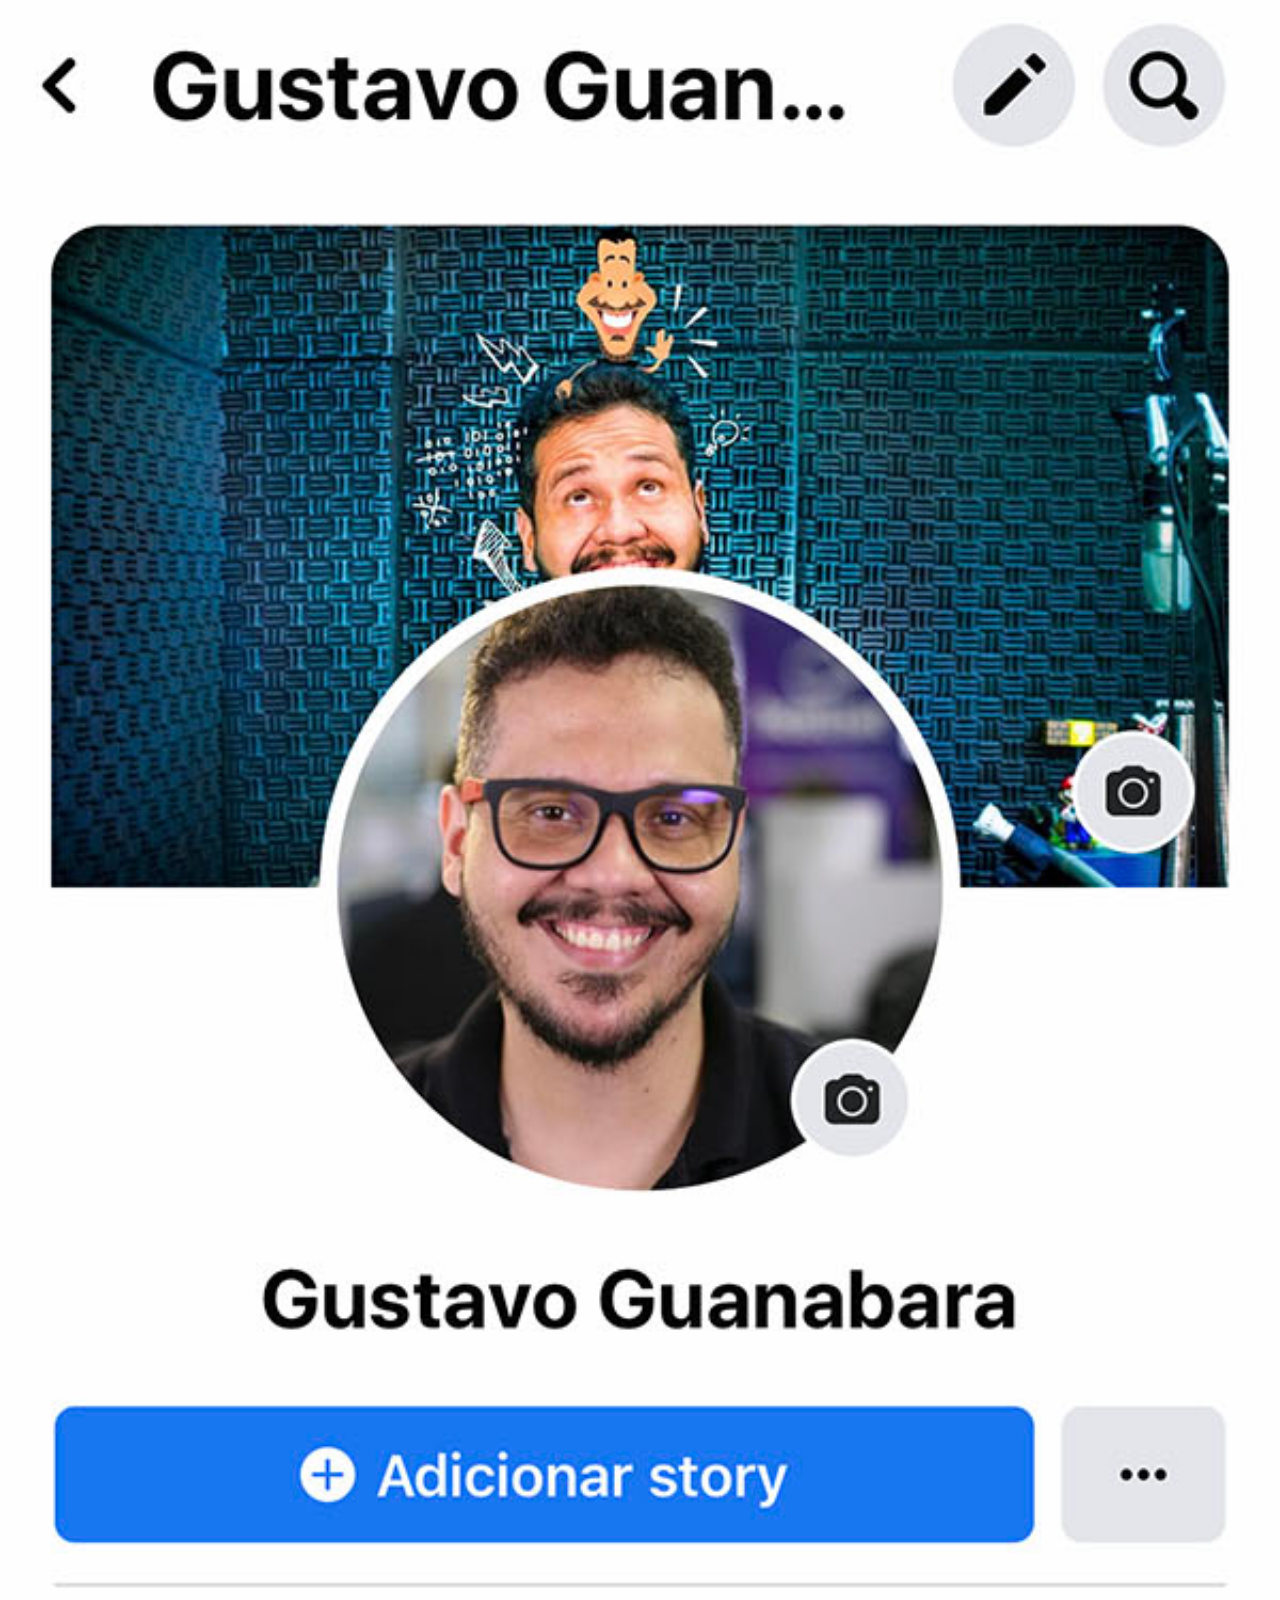
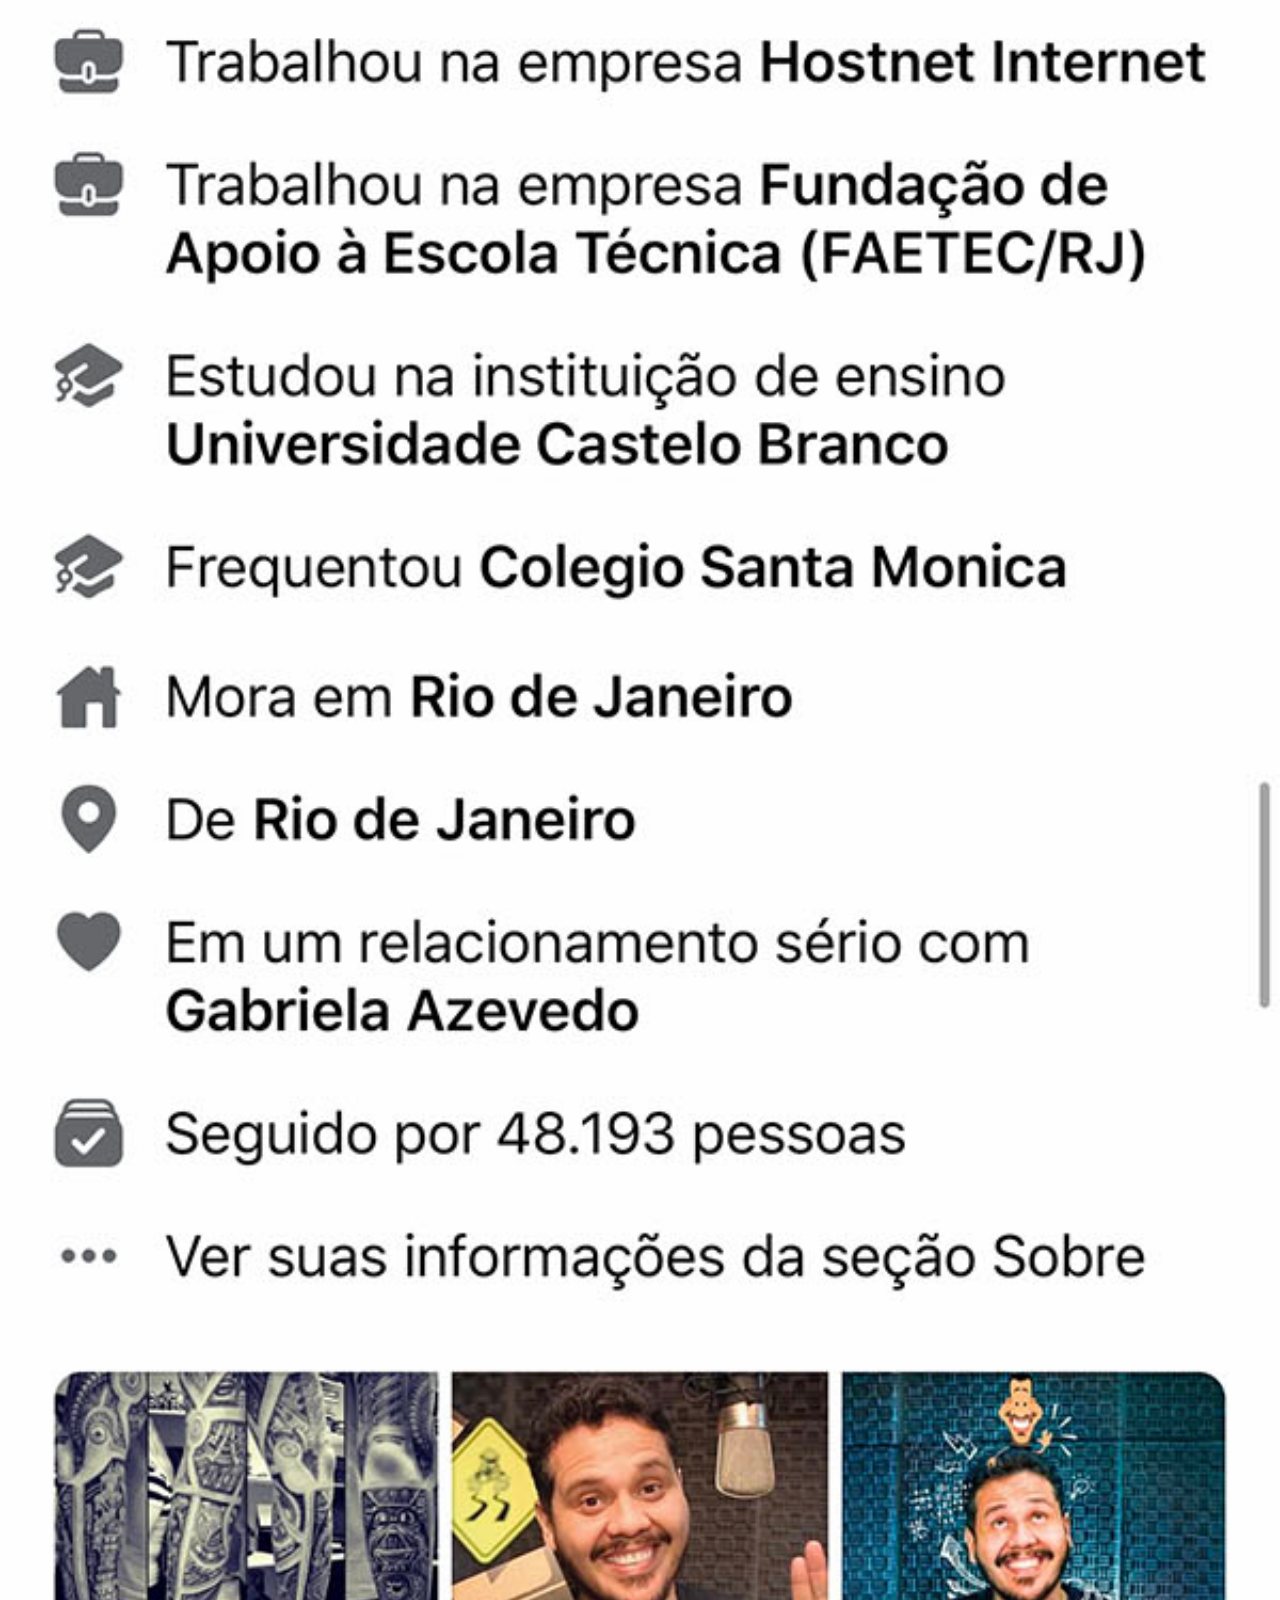
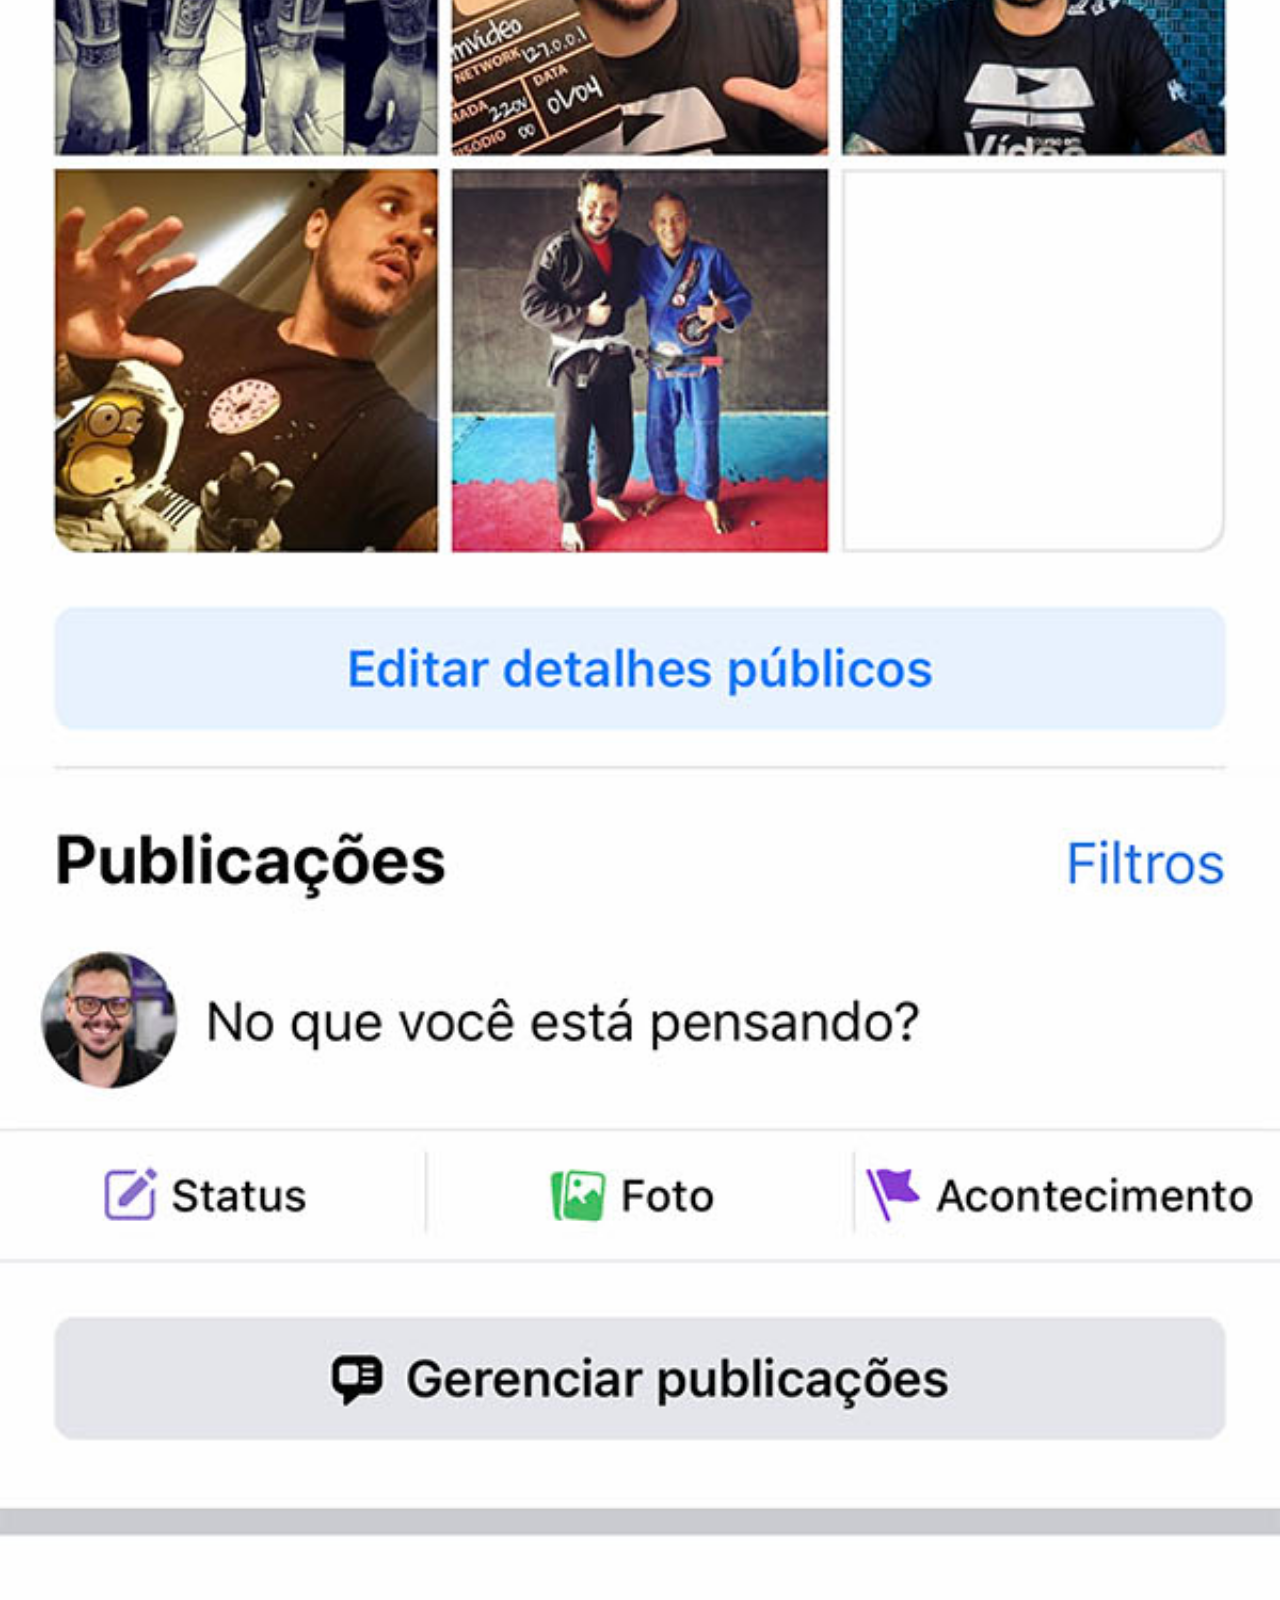
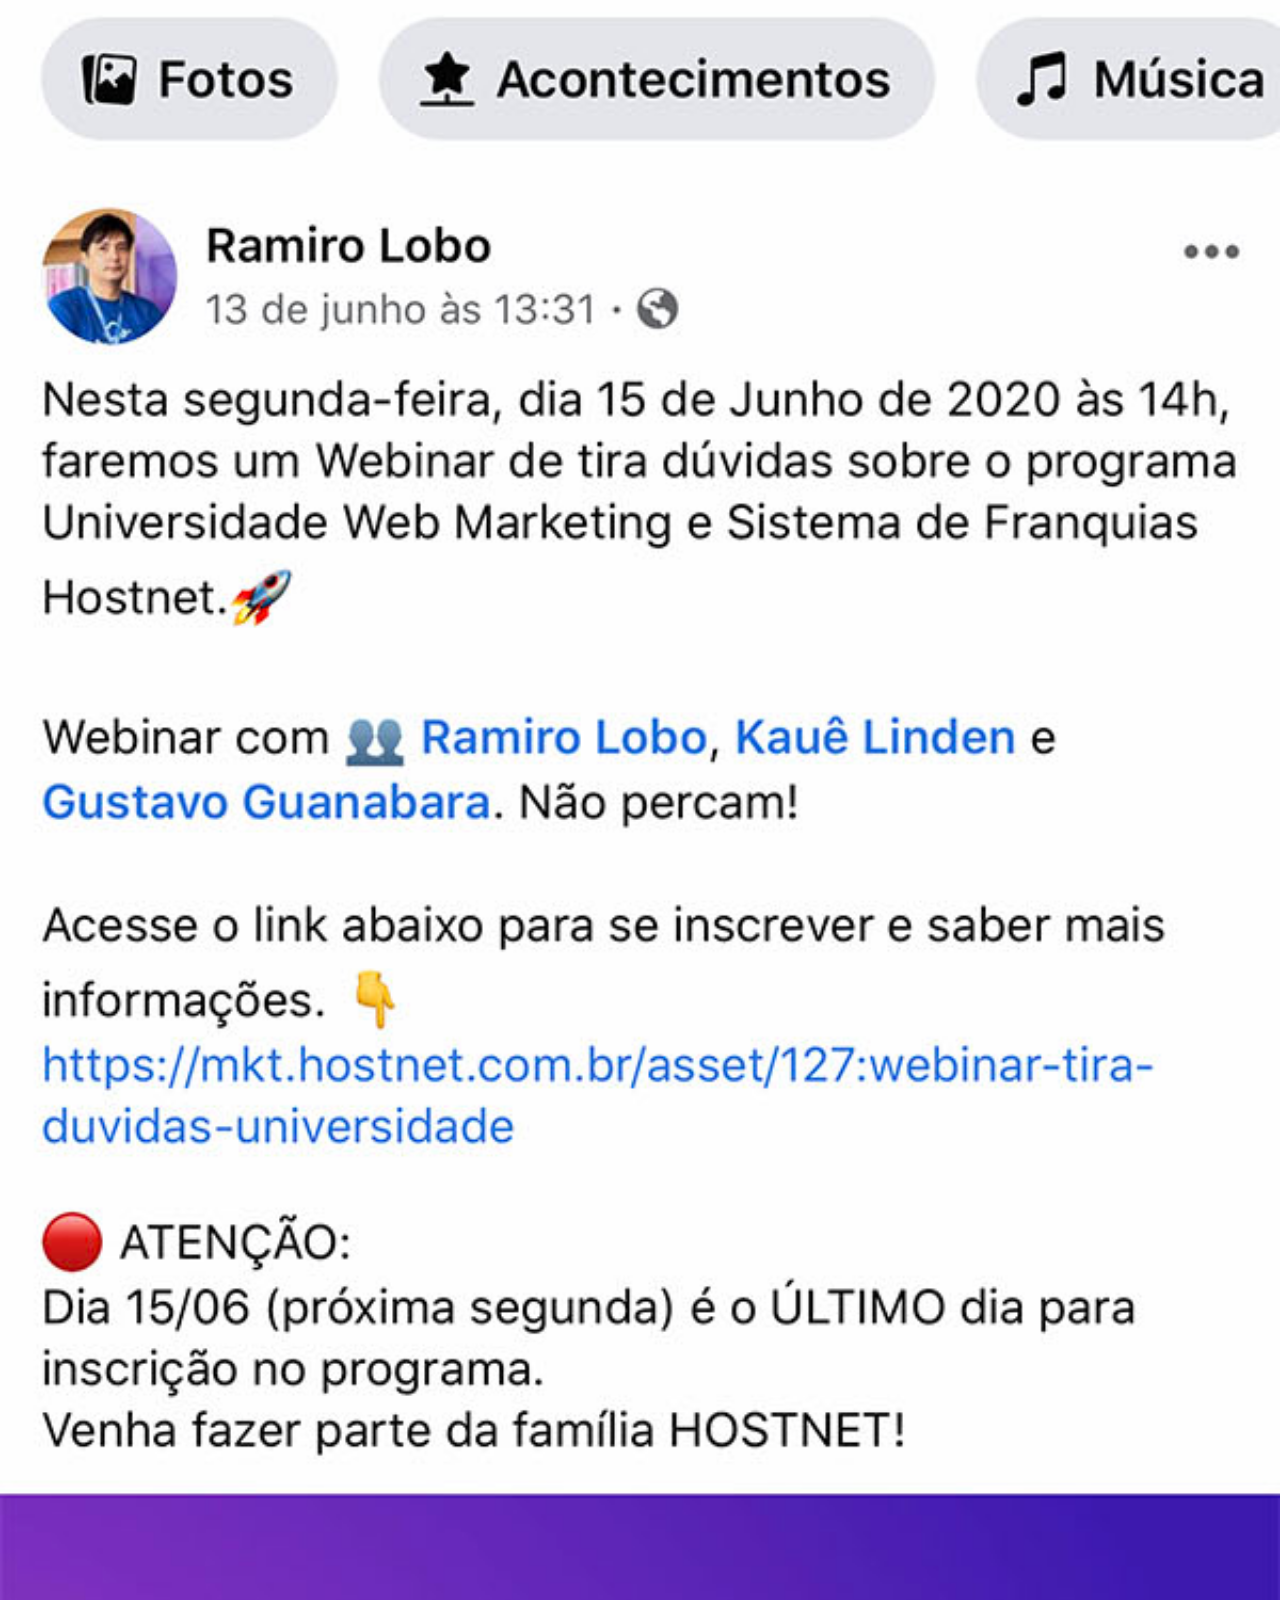
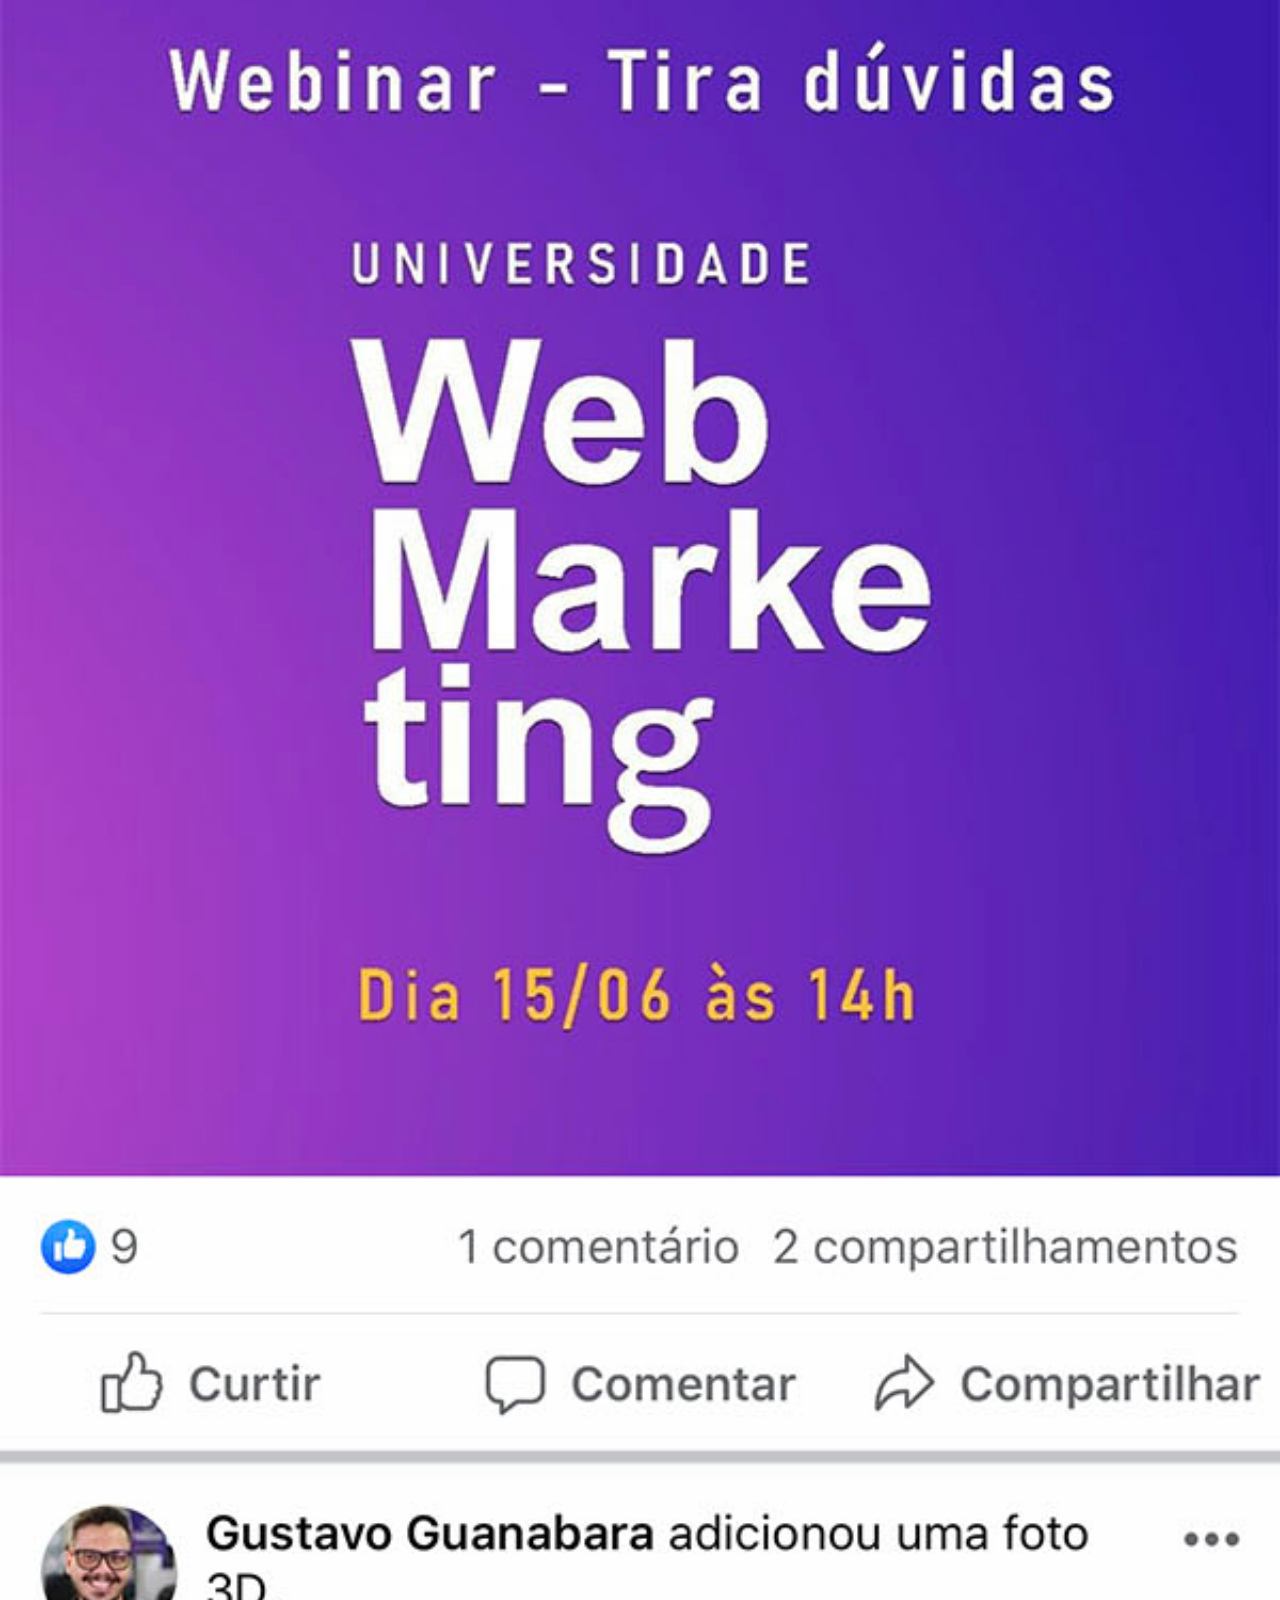
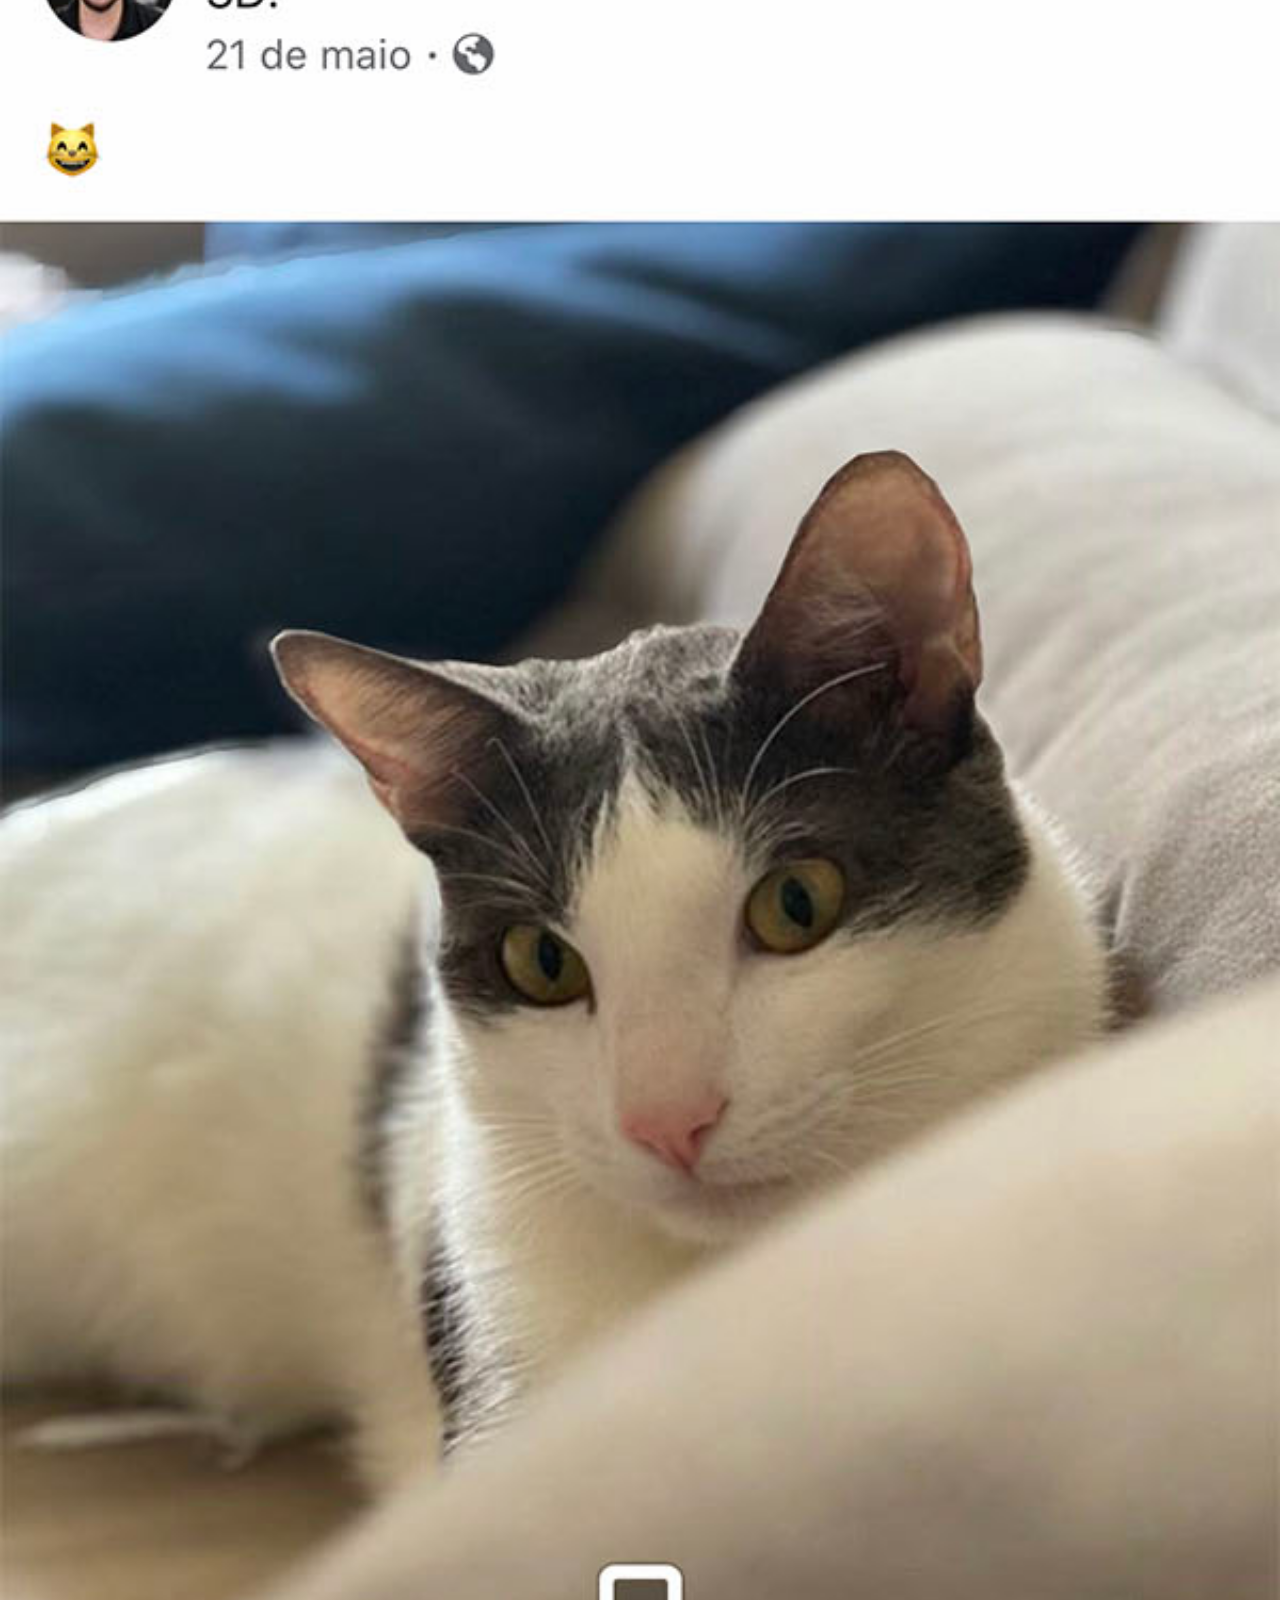
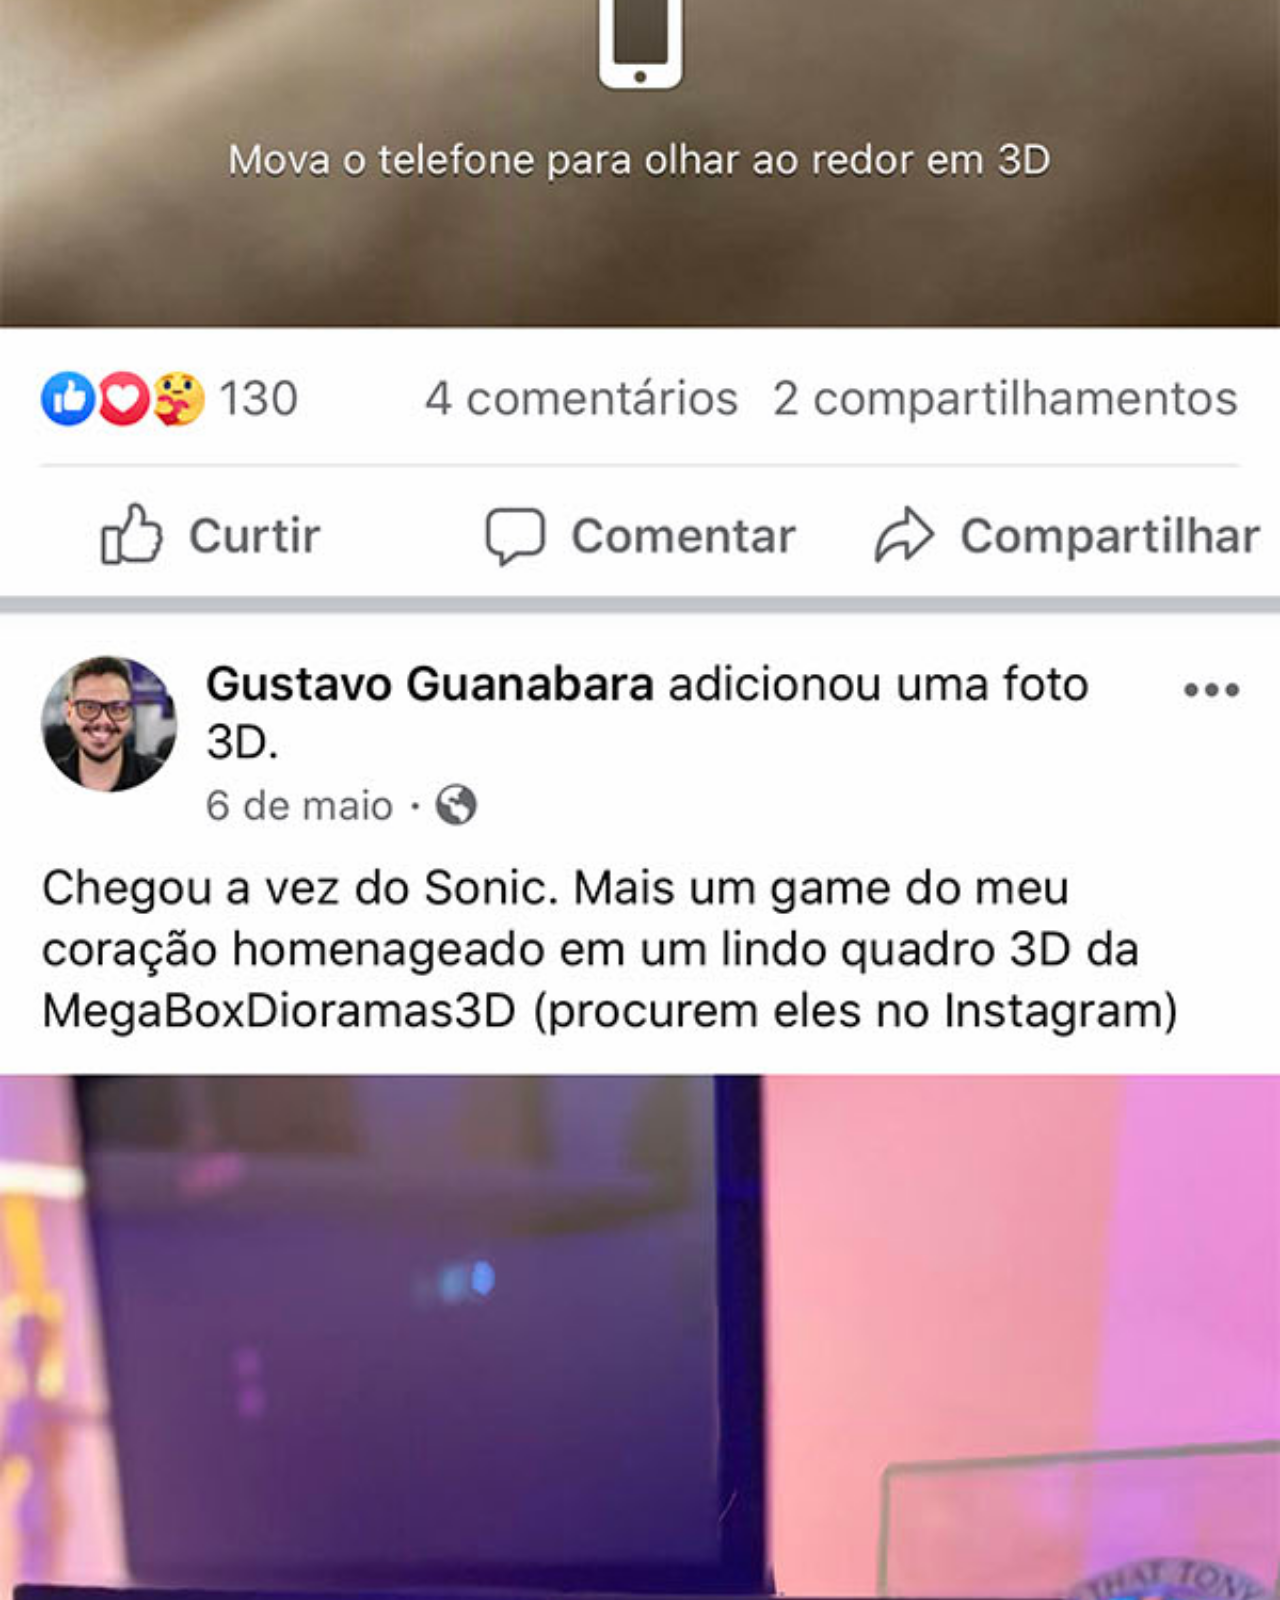
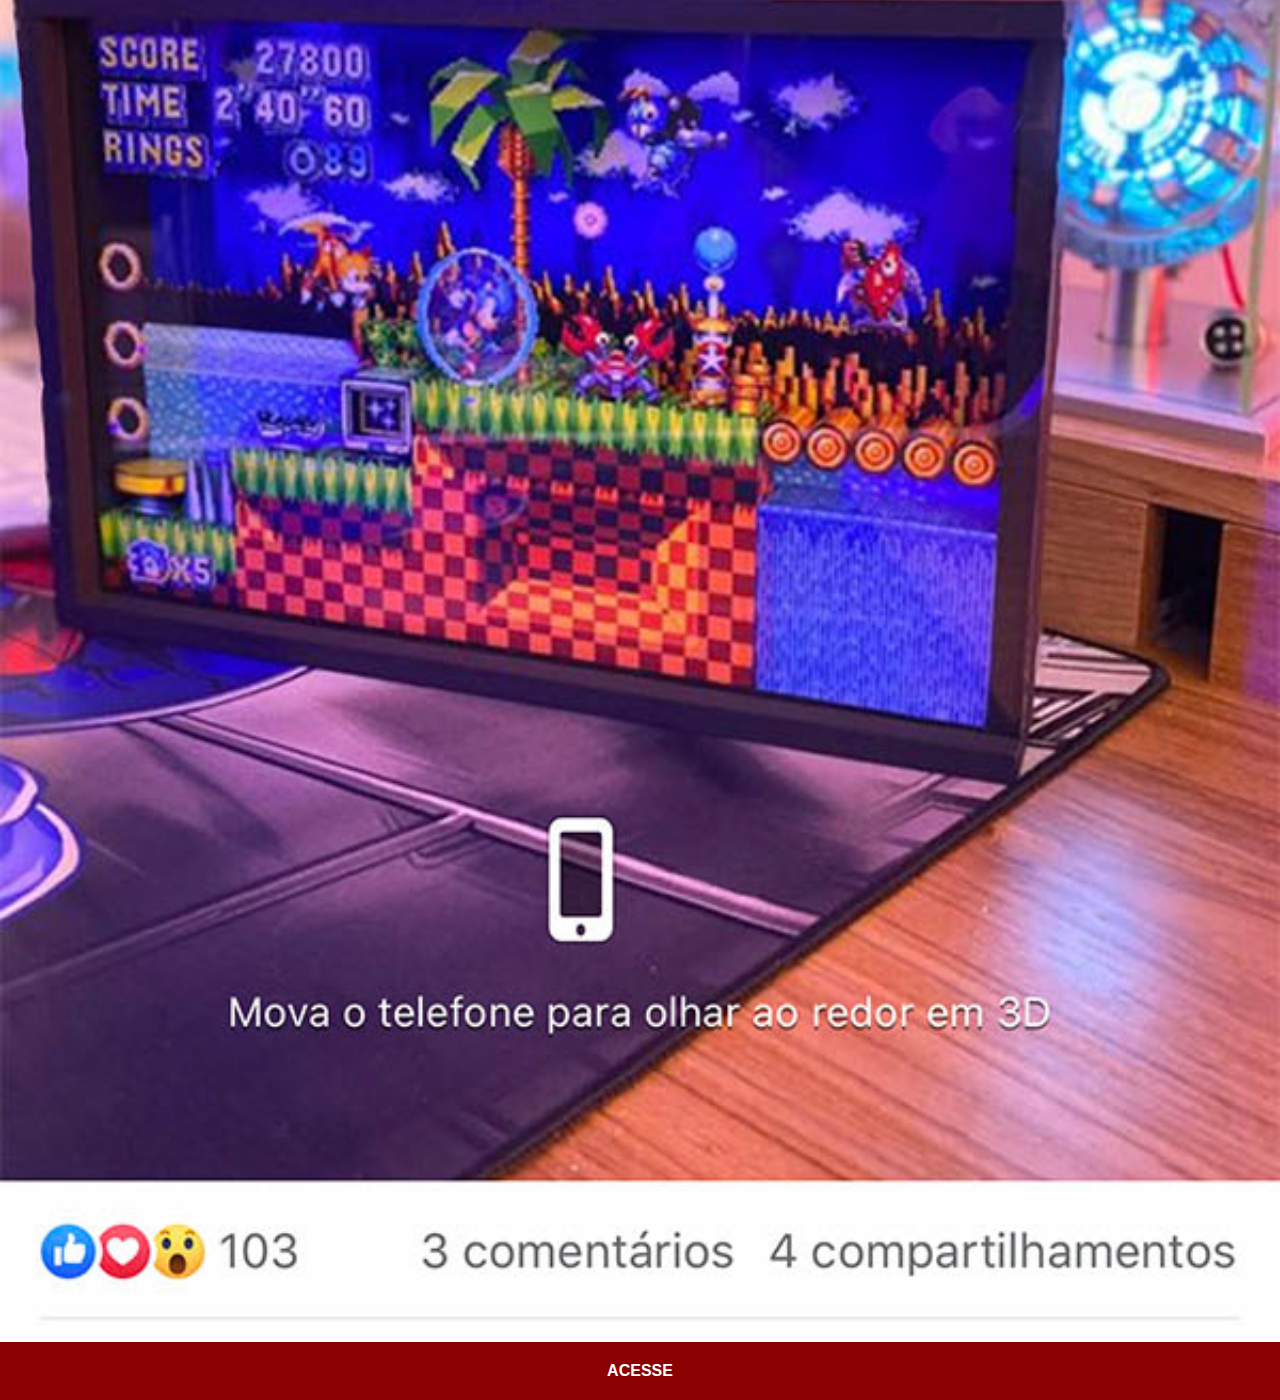
<file: facebook.html>
<!DOCTYPE html>
<html lang="pt-br">
<head>
    <meta charset="UTF-8">
    <meta name="viewport" content="width=device-width, initial-scale=1.0">
    <title>Facebook</title>
    <link rel="stylesheet" href="estilos/social.css">
</head>
<body>
    <img src="imagens/tela-facebook.jpg" alt="Facebook">
    <a href="https://www.facebook.com/gustavoguanabara/?locale=pt_BR" target="_blank">ACESSE</a>
</body>
</html>
</file>
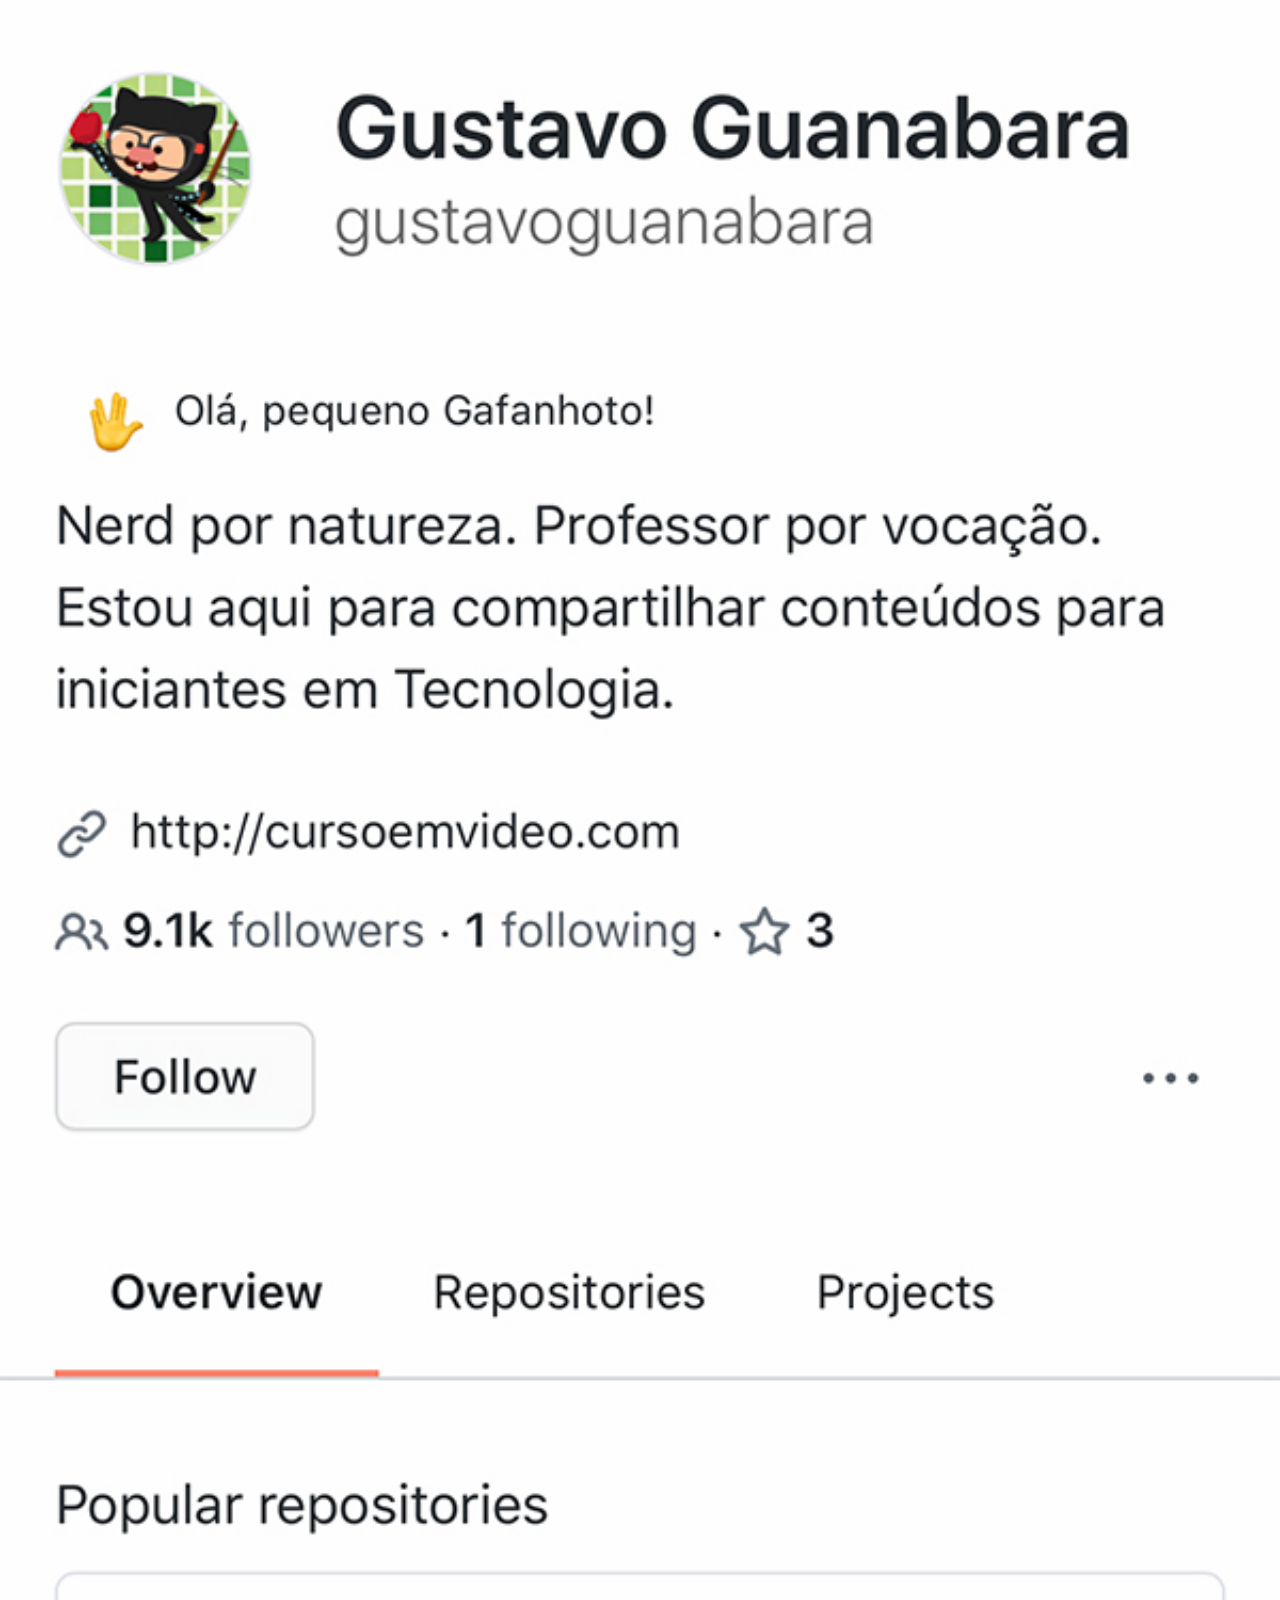
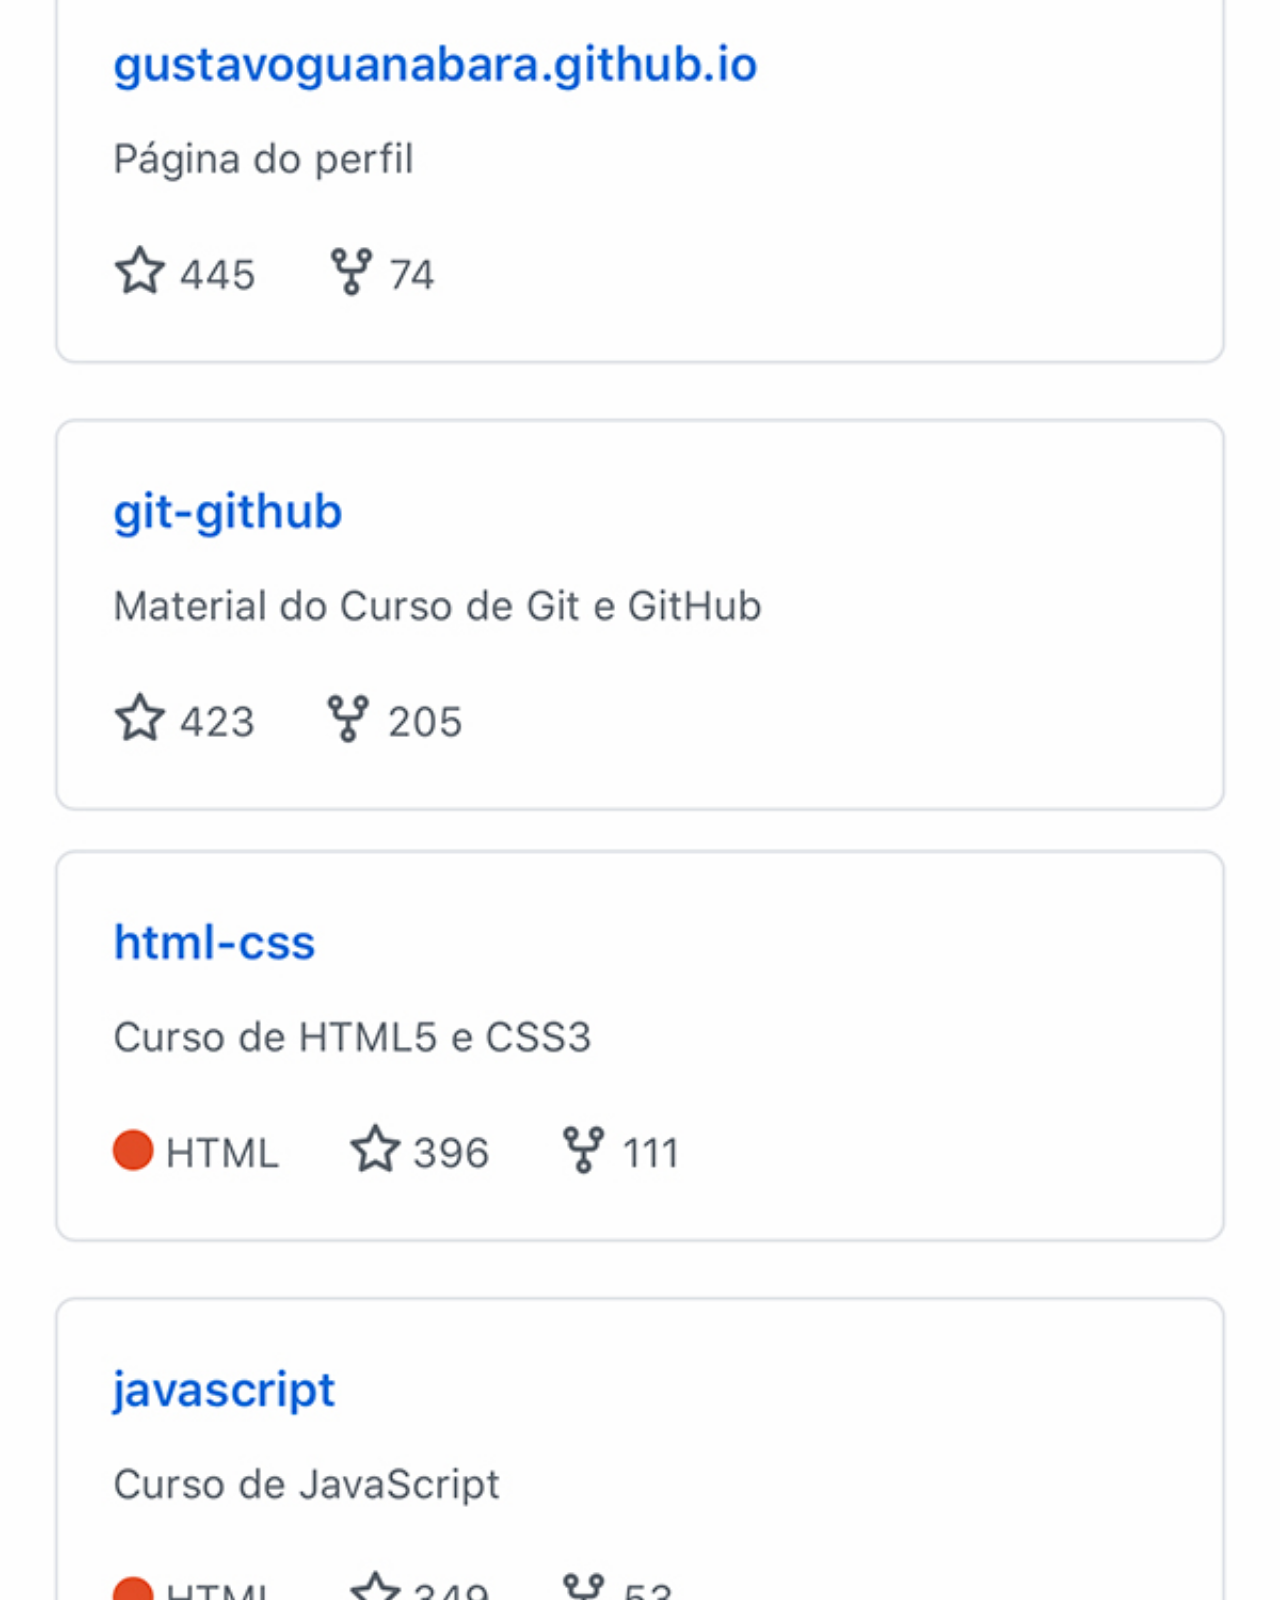
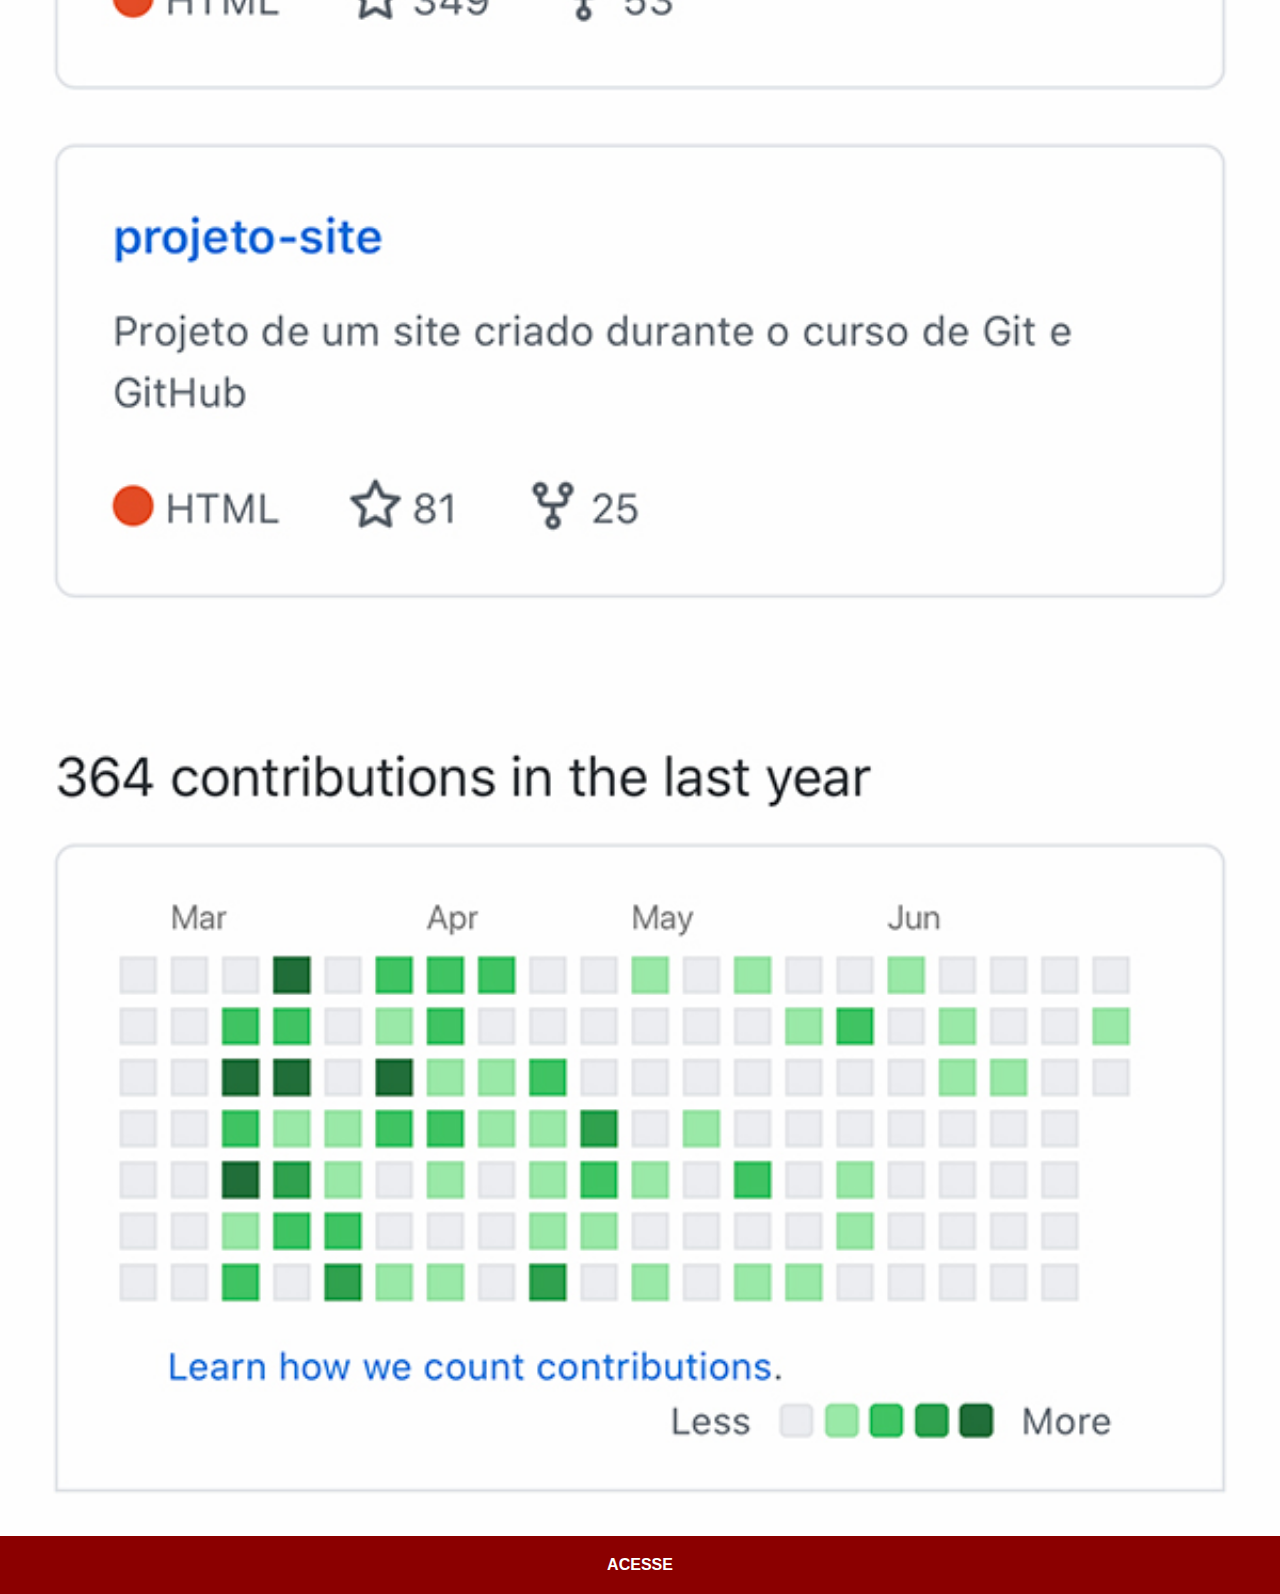
<file: github.html>
<!DOCTYPE html>
<html lang="pt-br">
<head>
    <meta charset="UTF-8">
    <meta name="viewport" content="width=device-width, initial-scale=1.0">
    <title>GitHub</title>
    <link rel="stylesheet" href="estilos/social.css">
</head>
<body>
    <img src="imagens/tela-github.jpg" alt="Github">
    <a href="https://gustavoguanabara.github.io/" target="_blank">ACESSE</a>
</body>
</html>
</file>
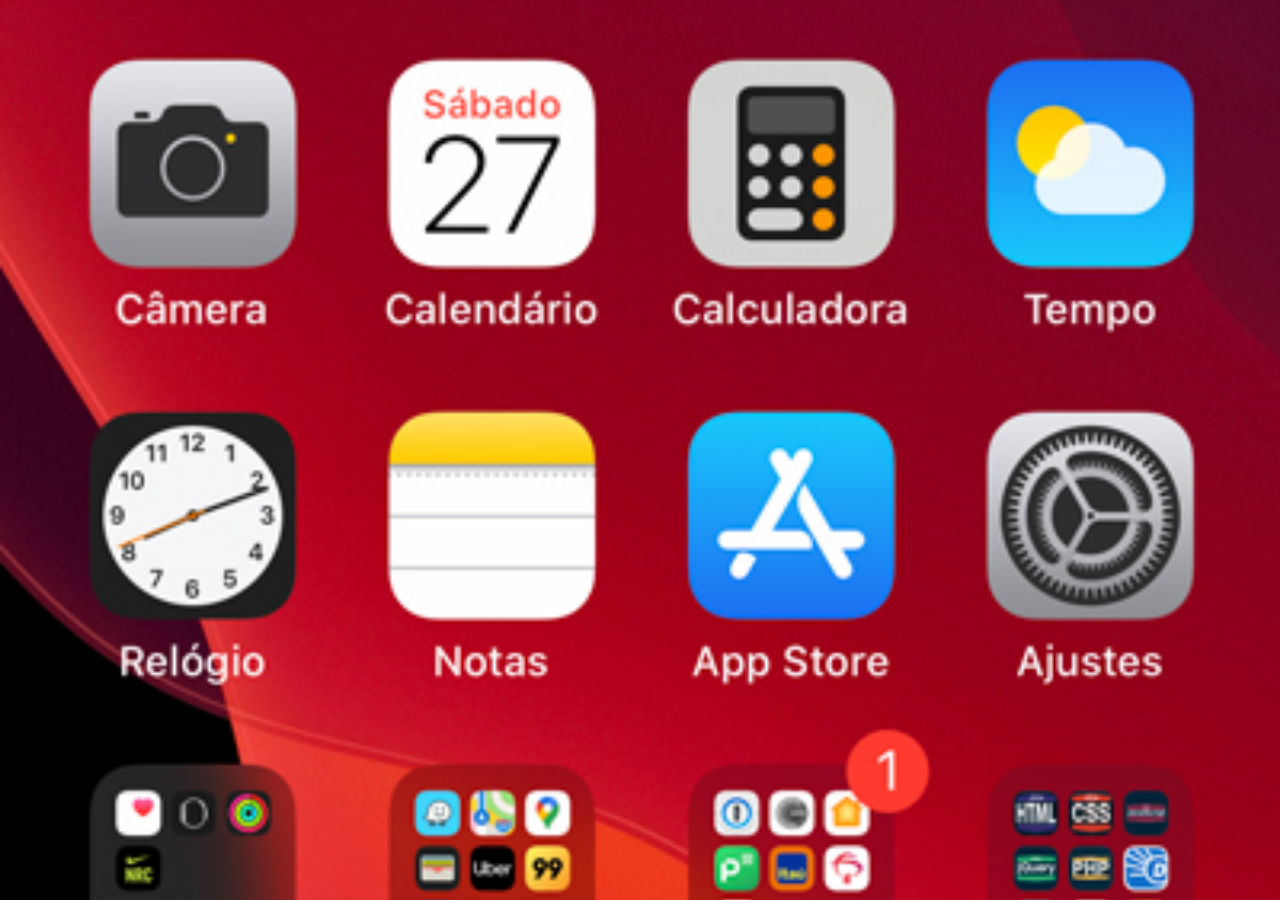
<file: home.html>
<!DOCTYPE html>
<html lang="">
<head>
    <meta charset="UTF-8">
    <meta name="viewport" content="width=device-width, initial-scale=1.0">
    <title>Home</title>
</head>
<style>
    * {
        margin: 0;
        padding: 0;
    }

    body {
        width: 100vw;
        height: 100vh;
        background: black url(imagens/tela-home.jpg) no-repeat top center;
        background-size: cover;
    }
</style>
<body>
    
</body>
</html>
</file>
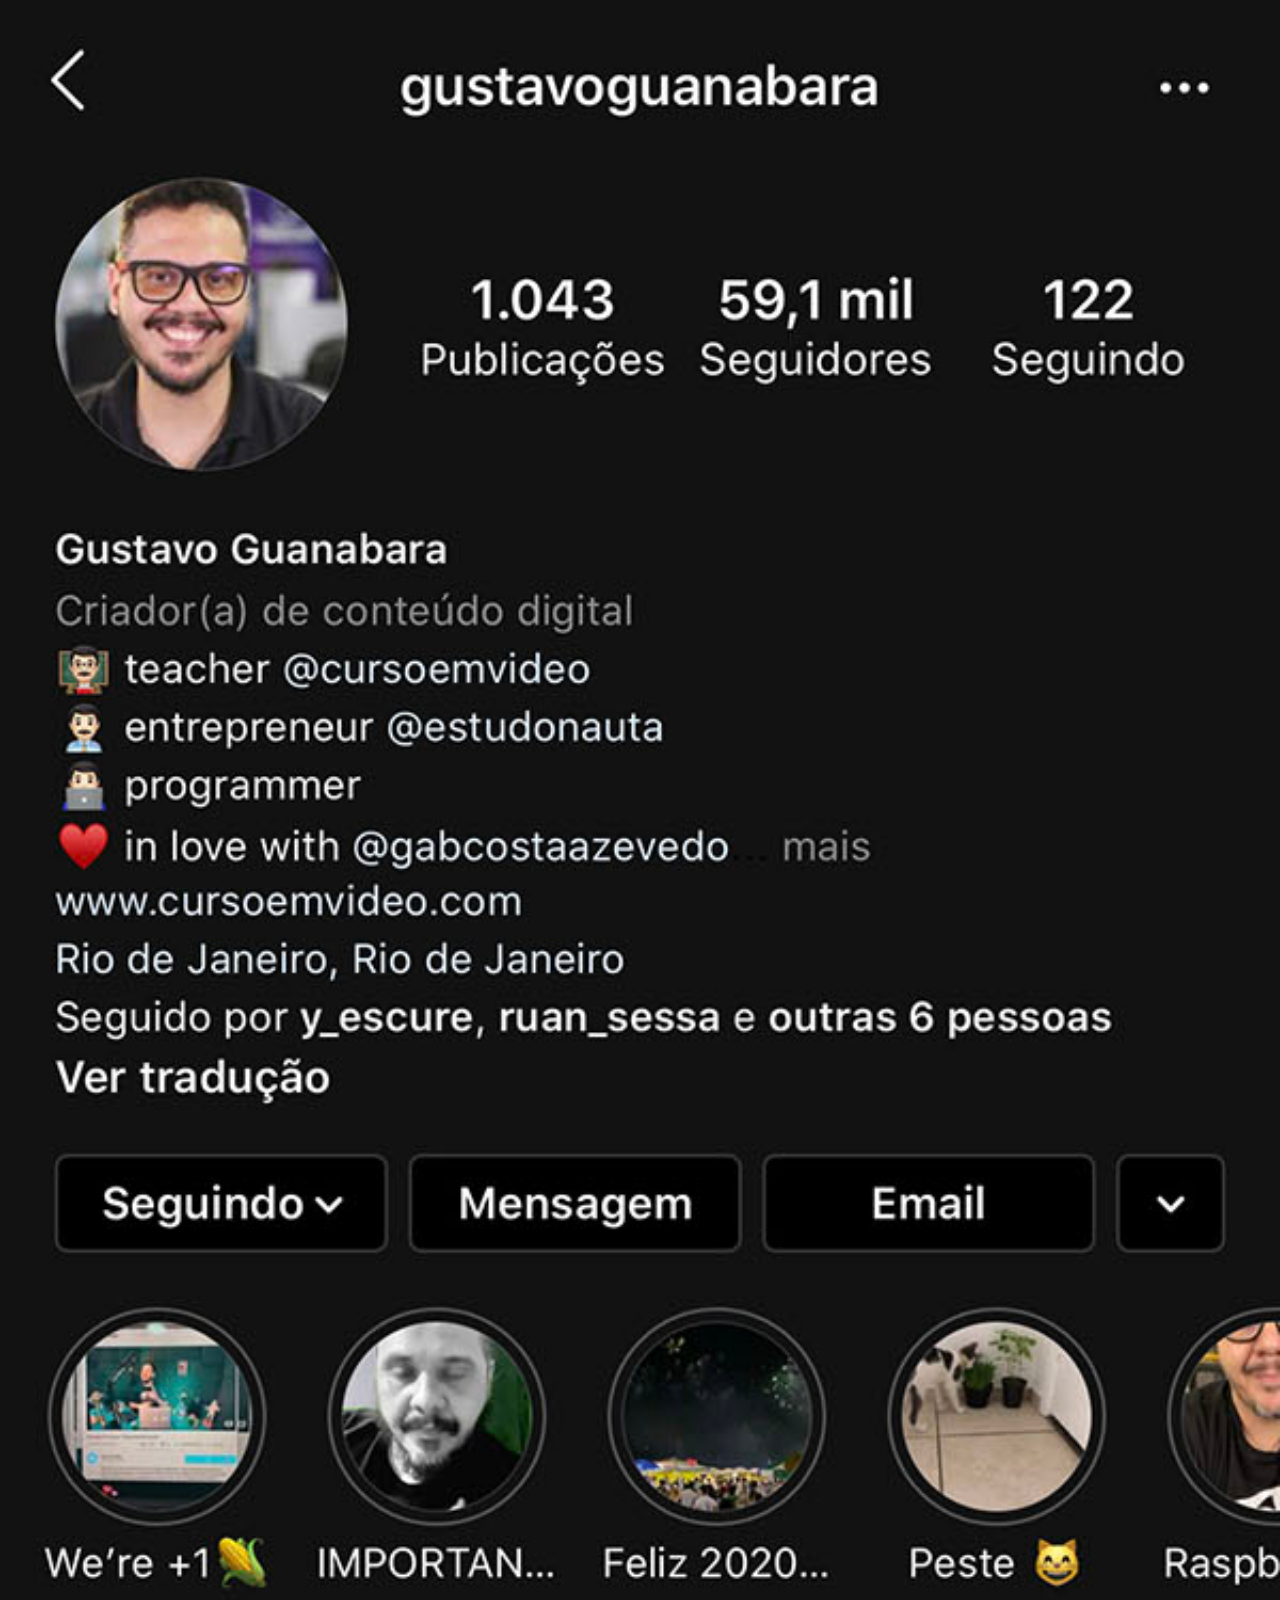
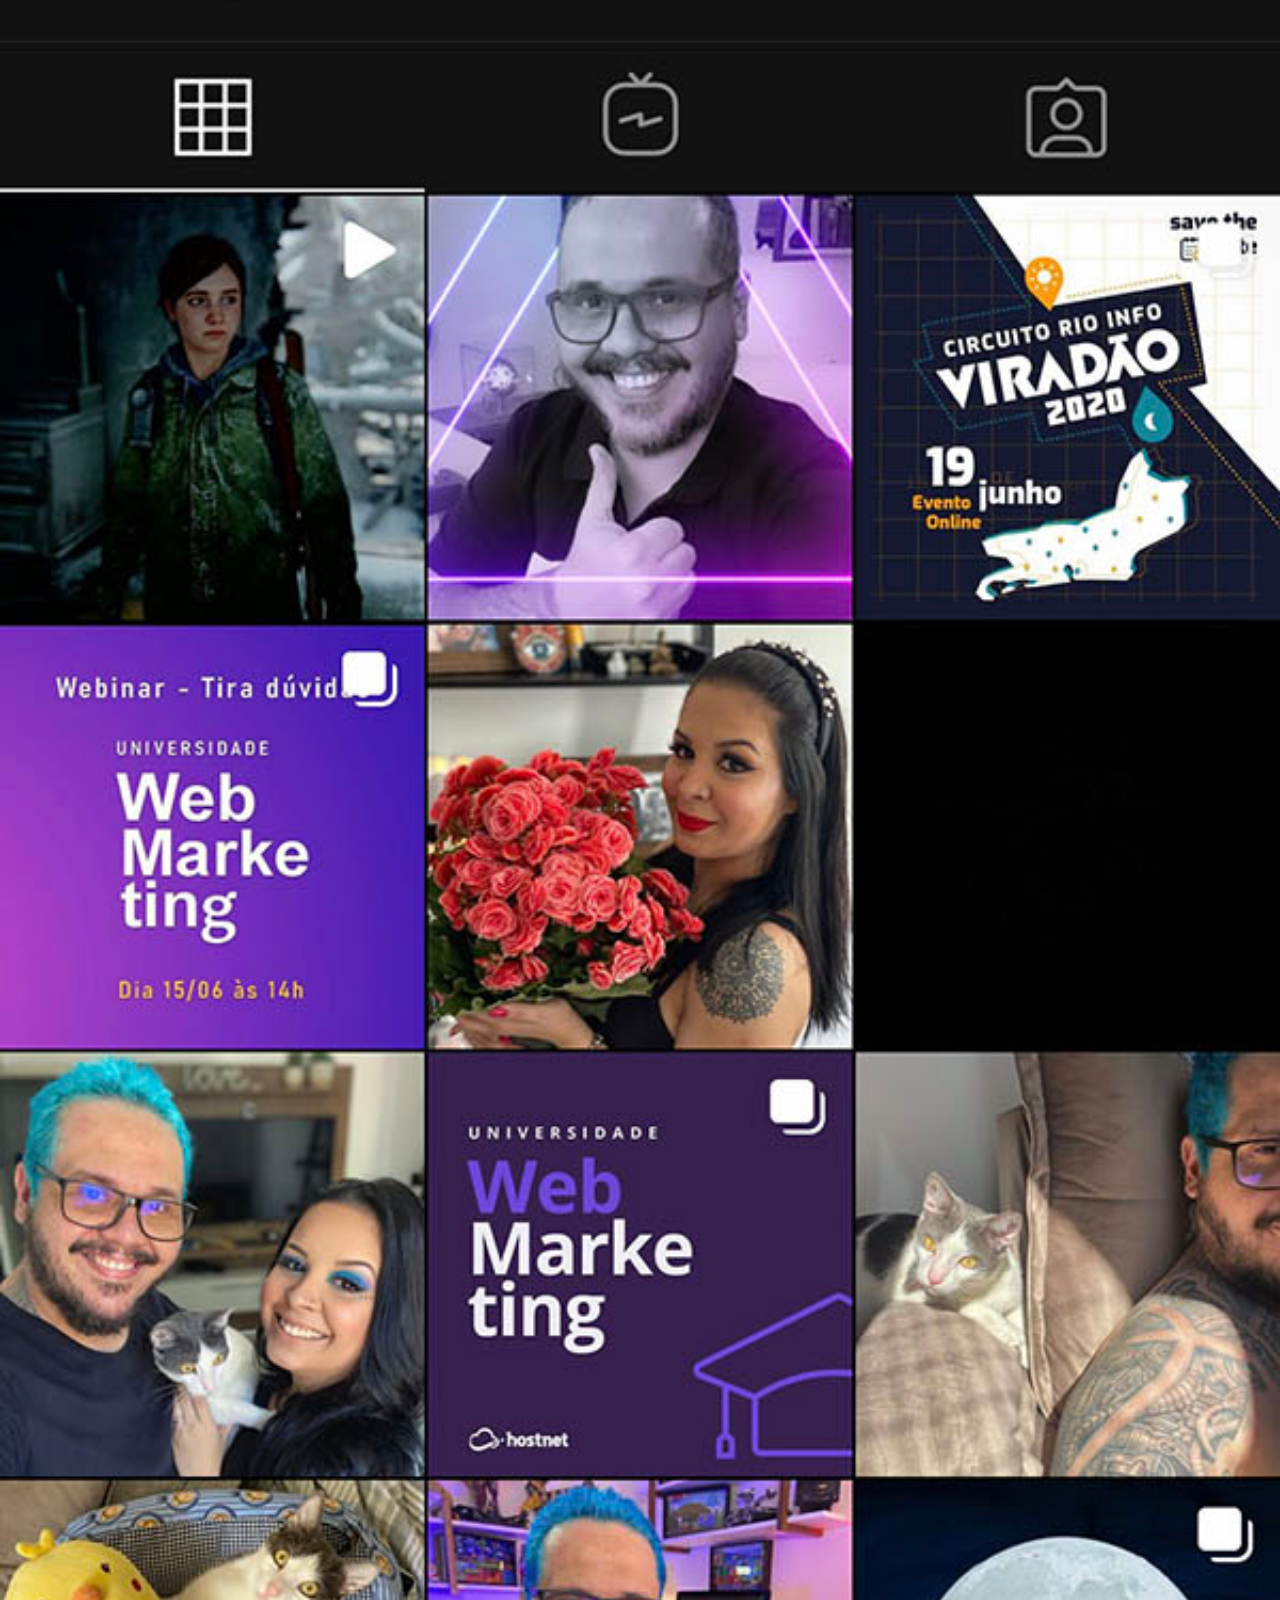
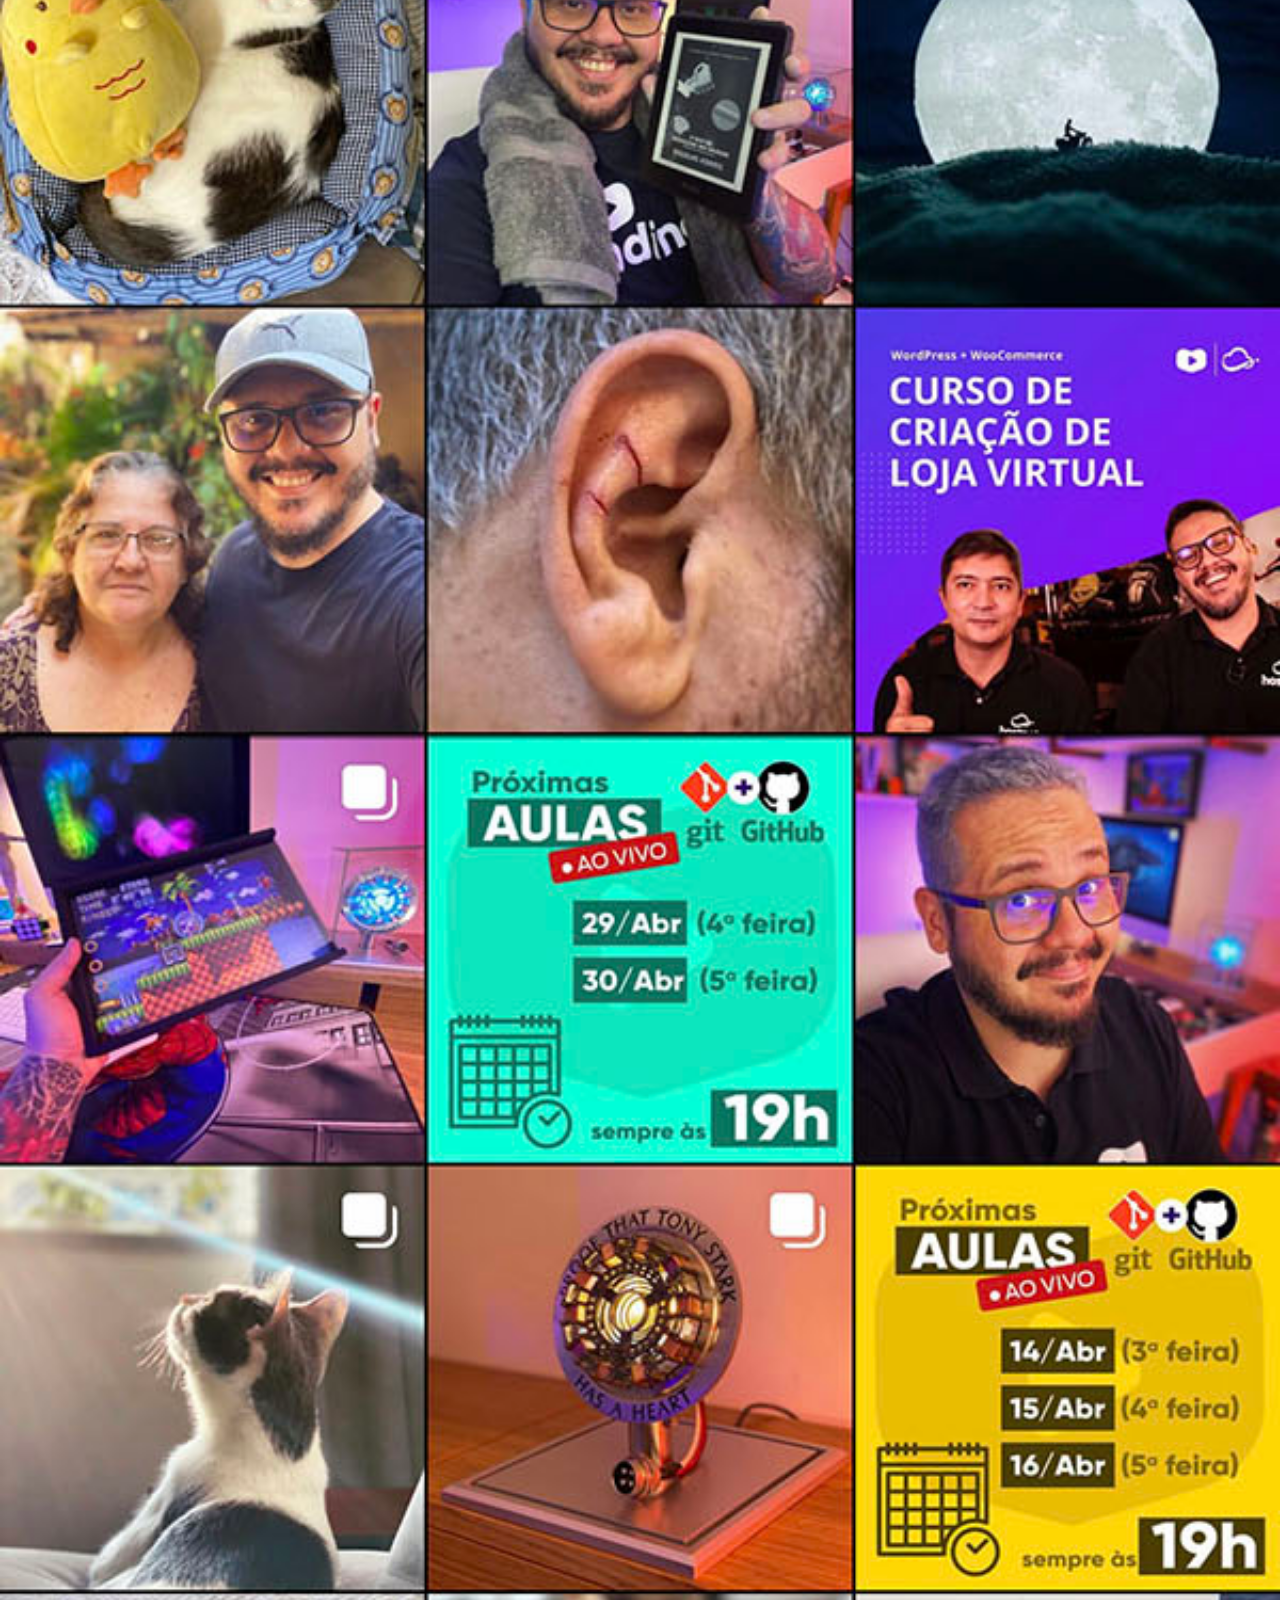
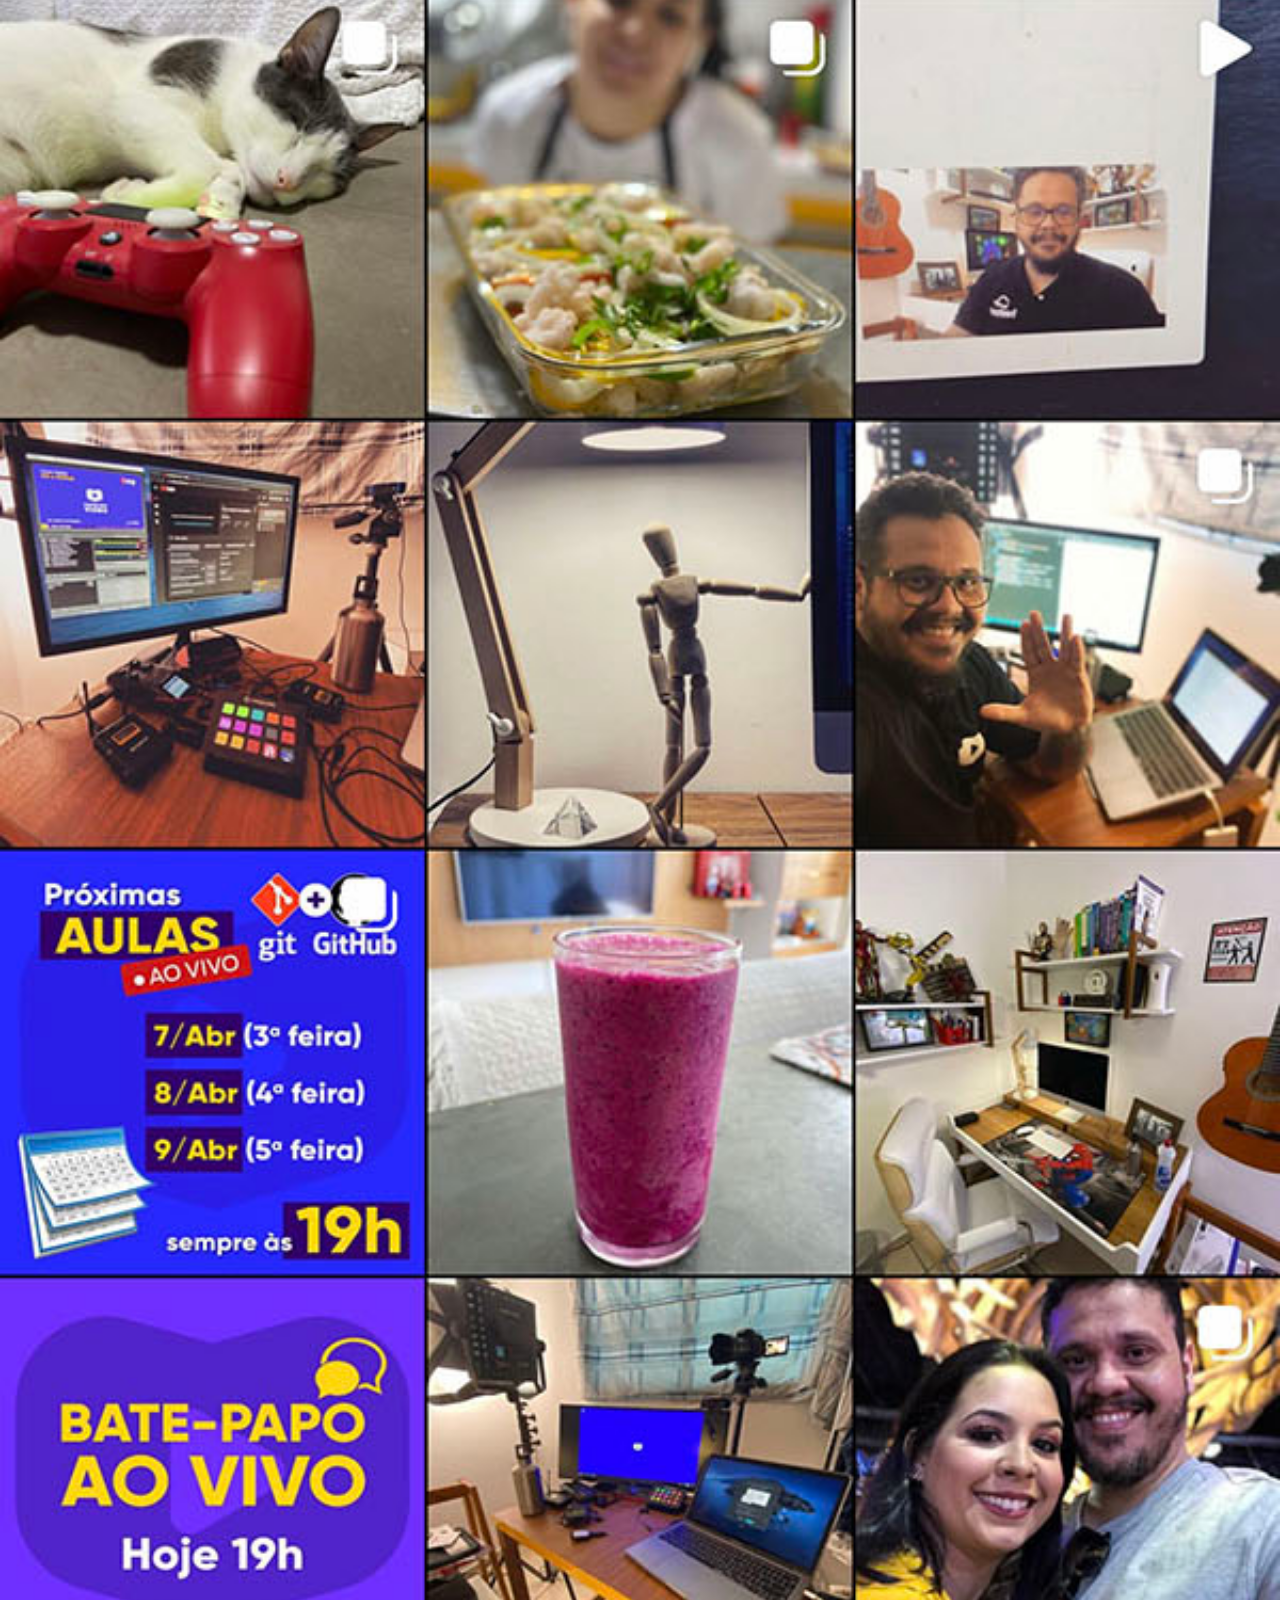
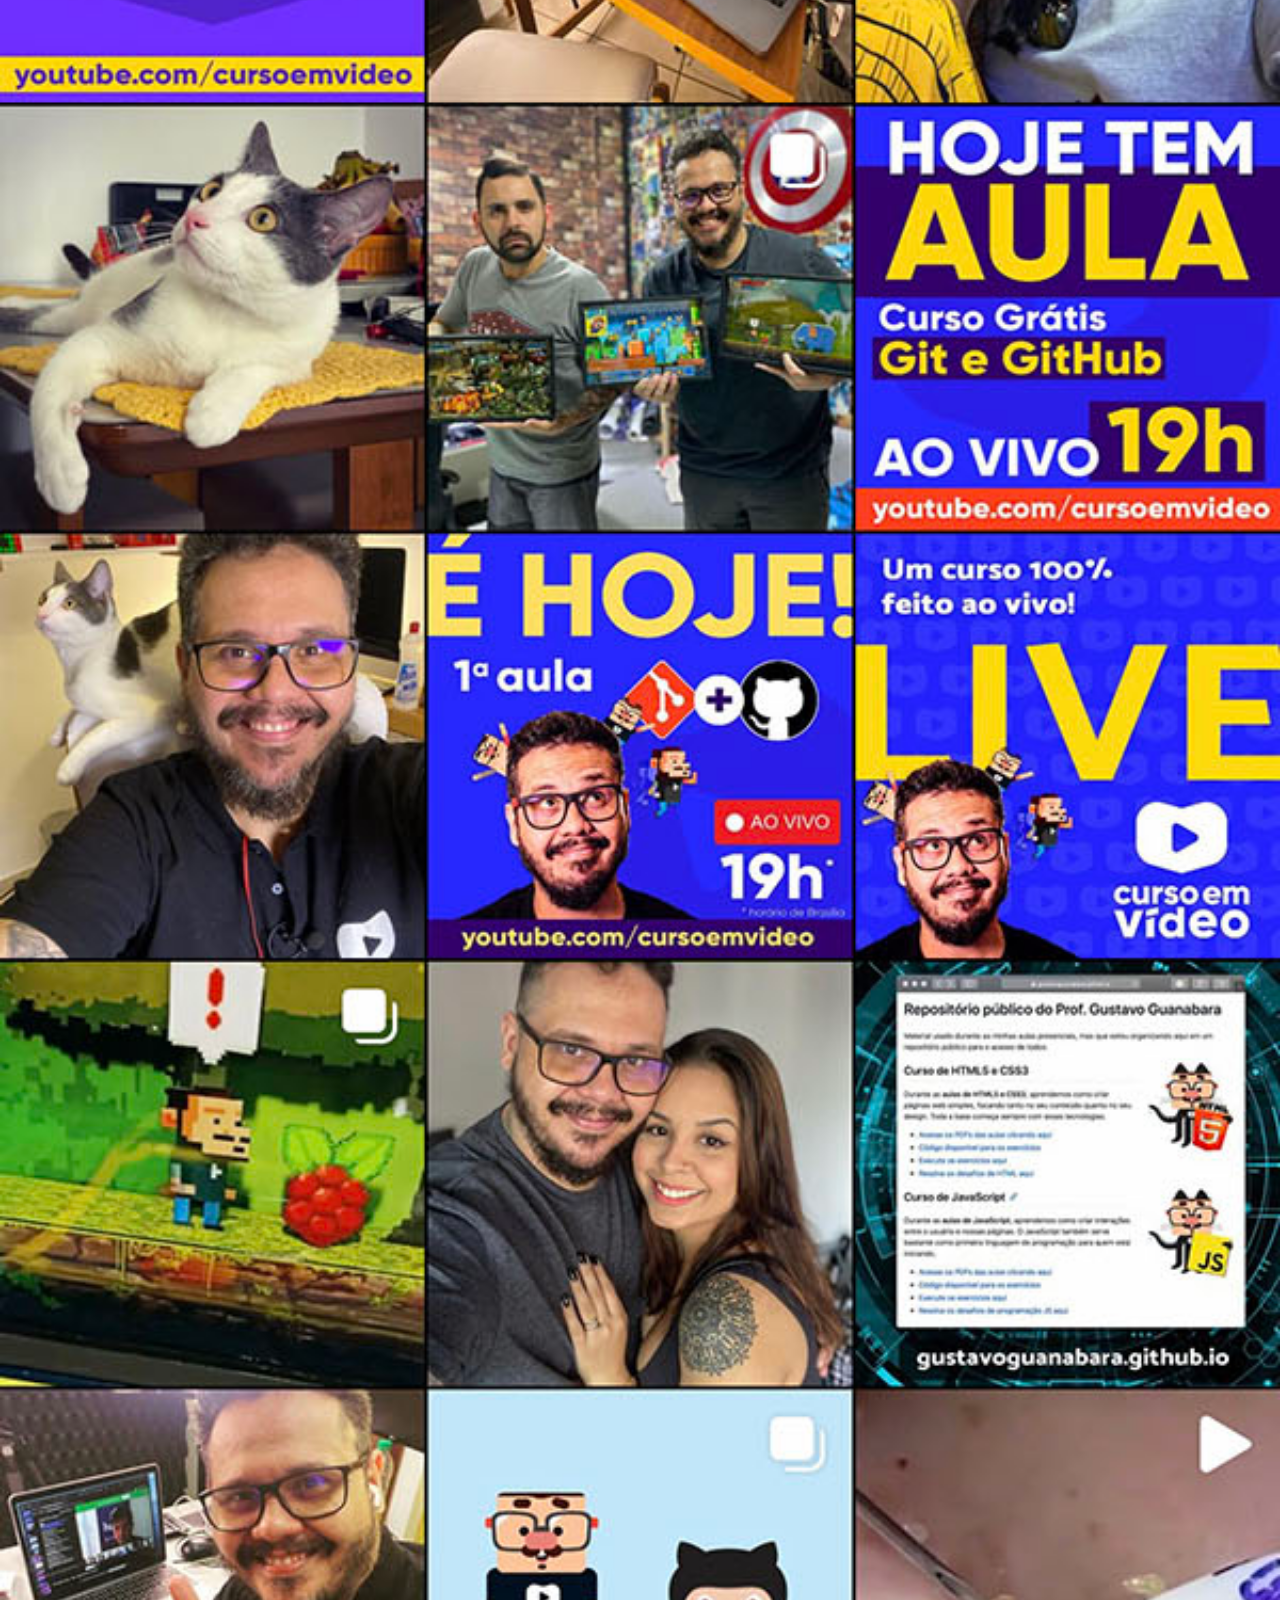
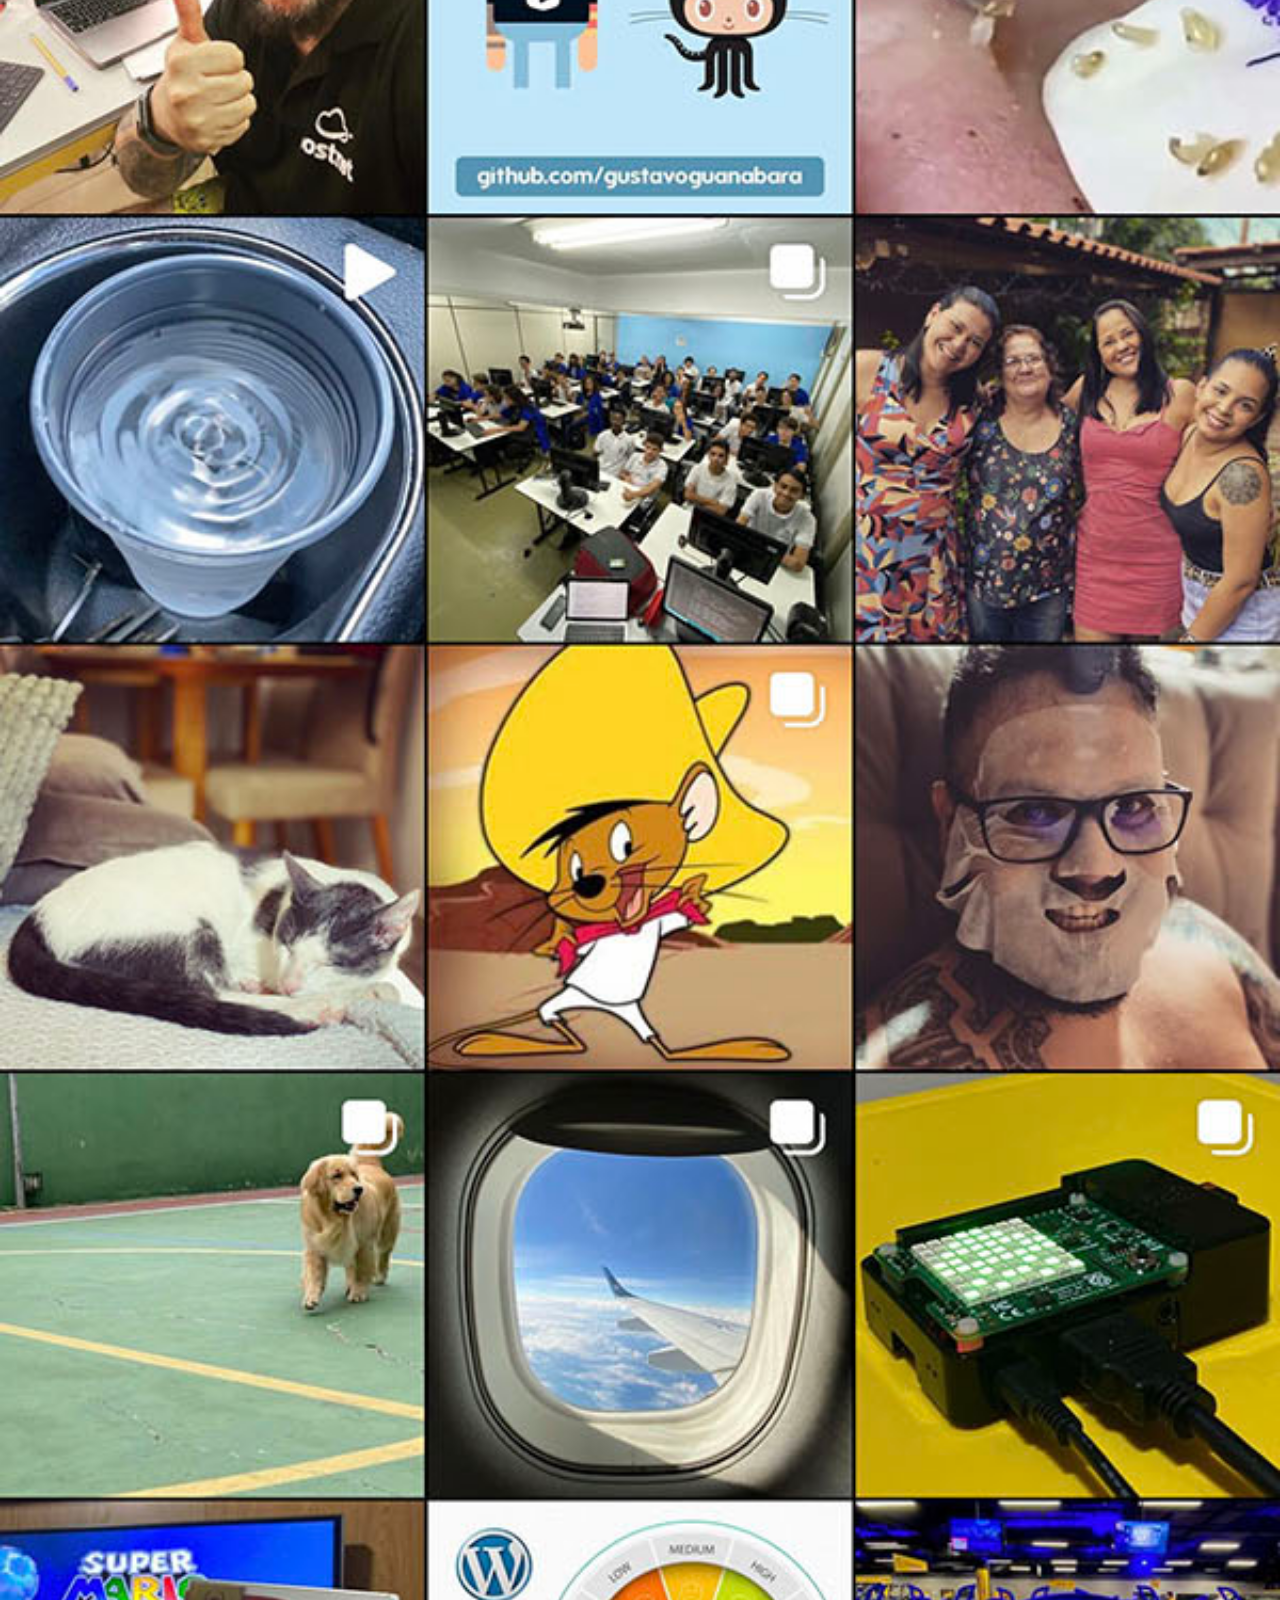
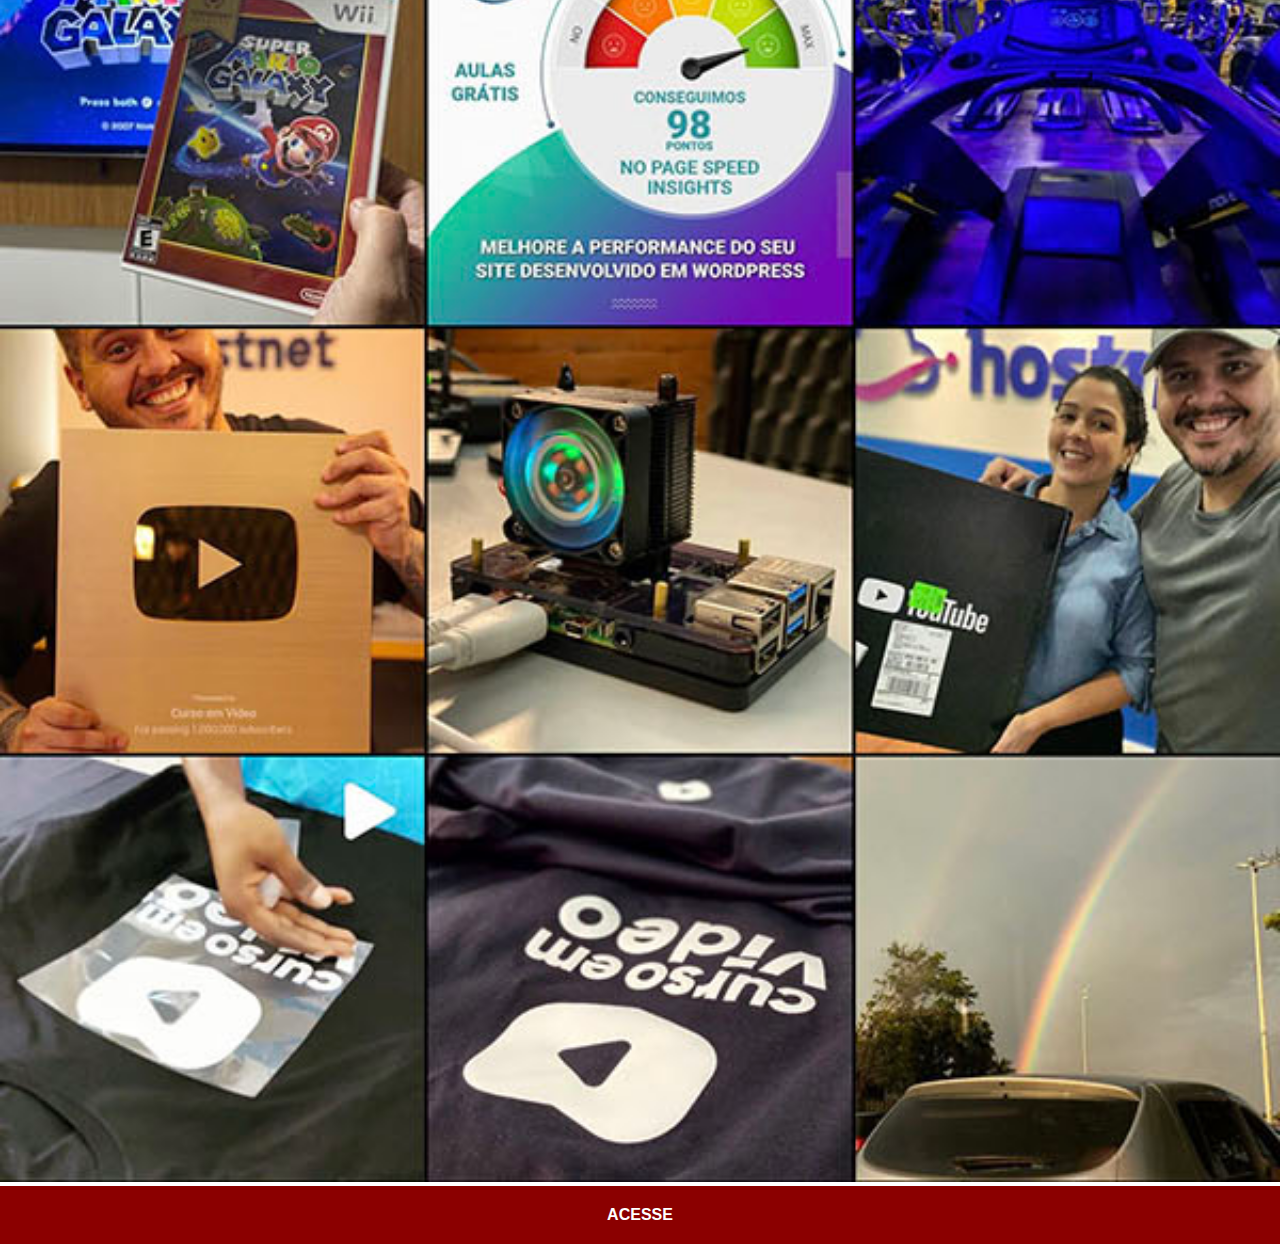
<file: instagram.html>
<!DOCTYPE html>
<html lang="pt-br">
<head>
    <meta charset="UTF-8">
    <meta name="viewport" content="width=device-width, initial-scale=1.0">
    <title>Instagram</title>
    <link rel="stylesheet" href="estilos/social.css">
</head>
<body>
    <img src="imagens/tela-instagram.jpg" alt="Instagram">
    <a href="https://www.instagram.com/gustavoguanabara/" target="_blank">ACESSE</a>
</body>
</html>
</file>
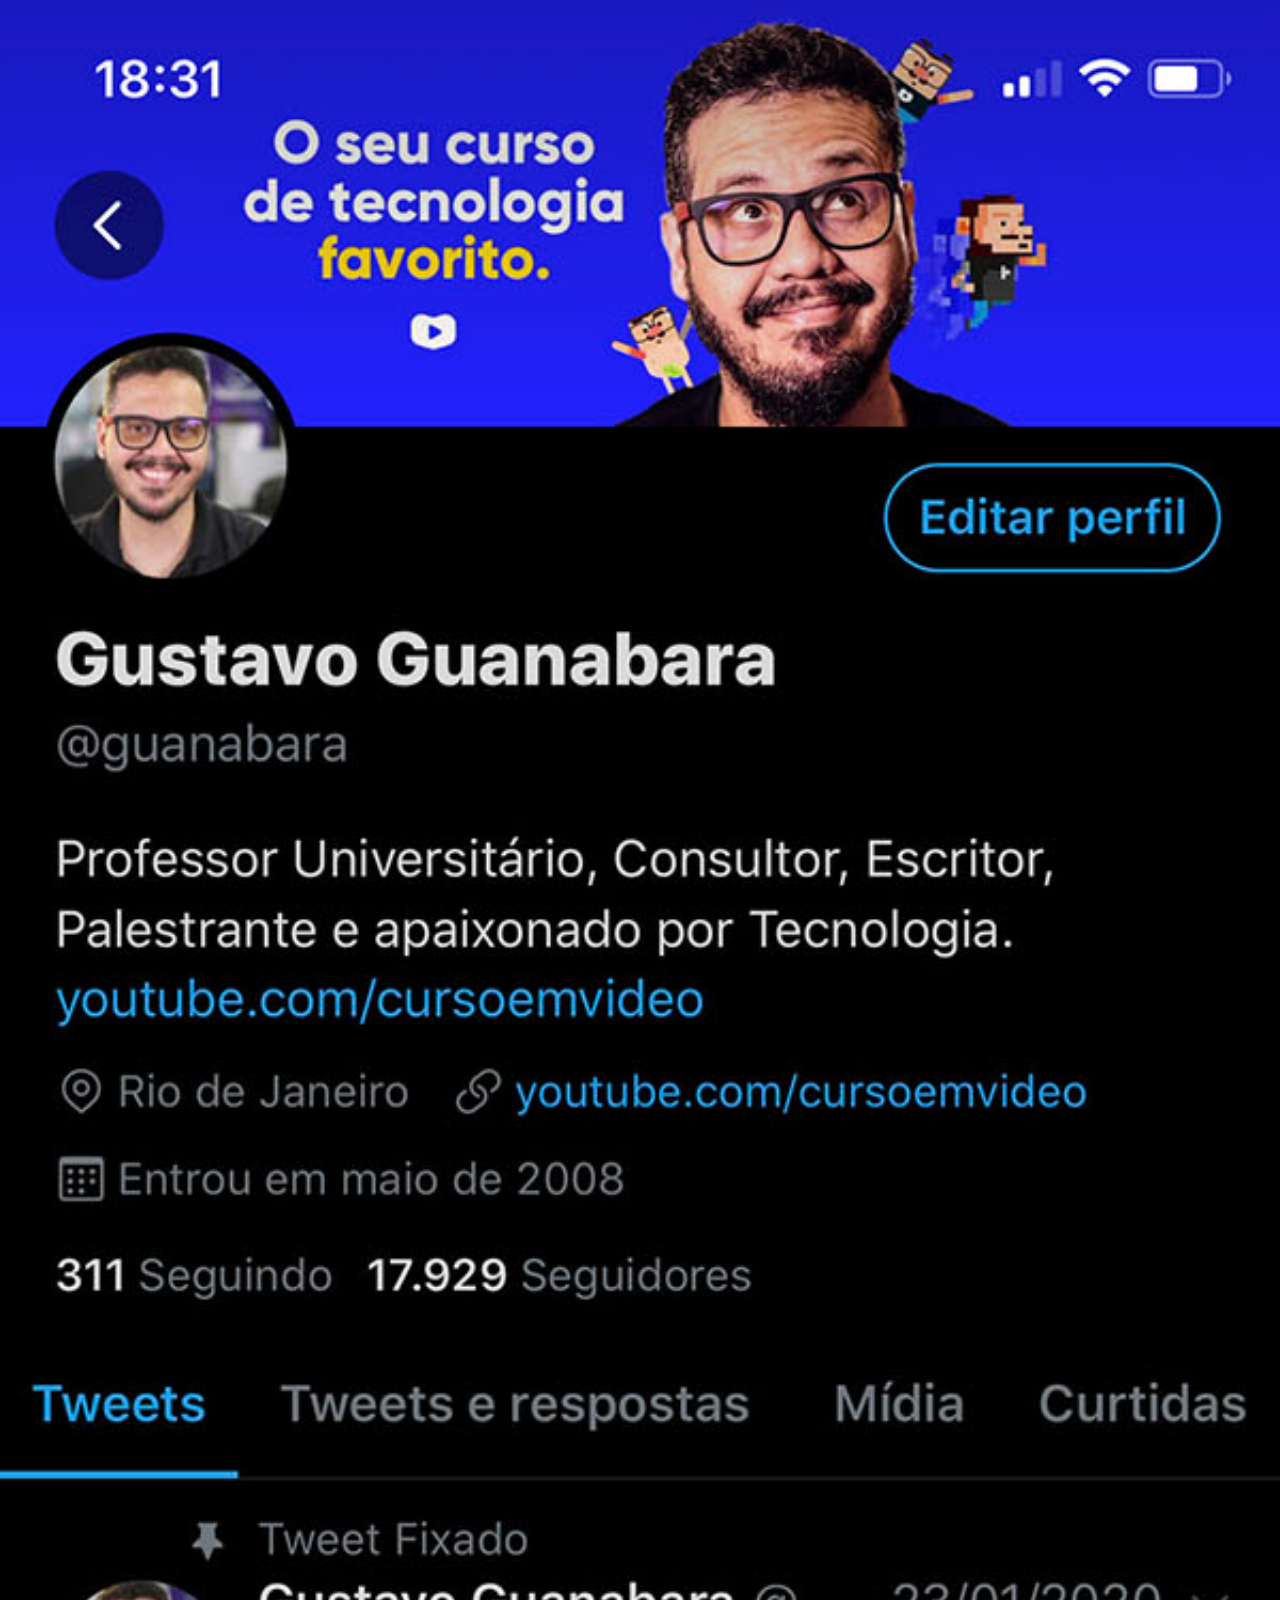
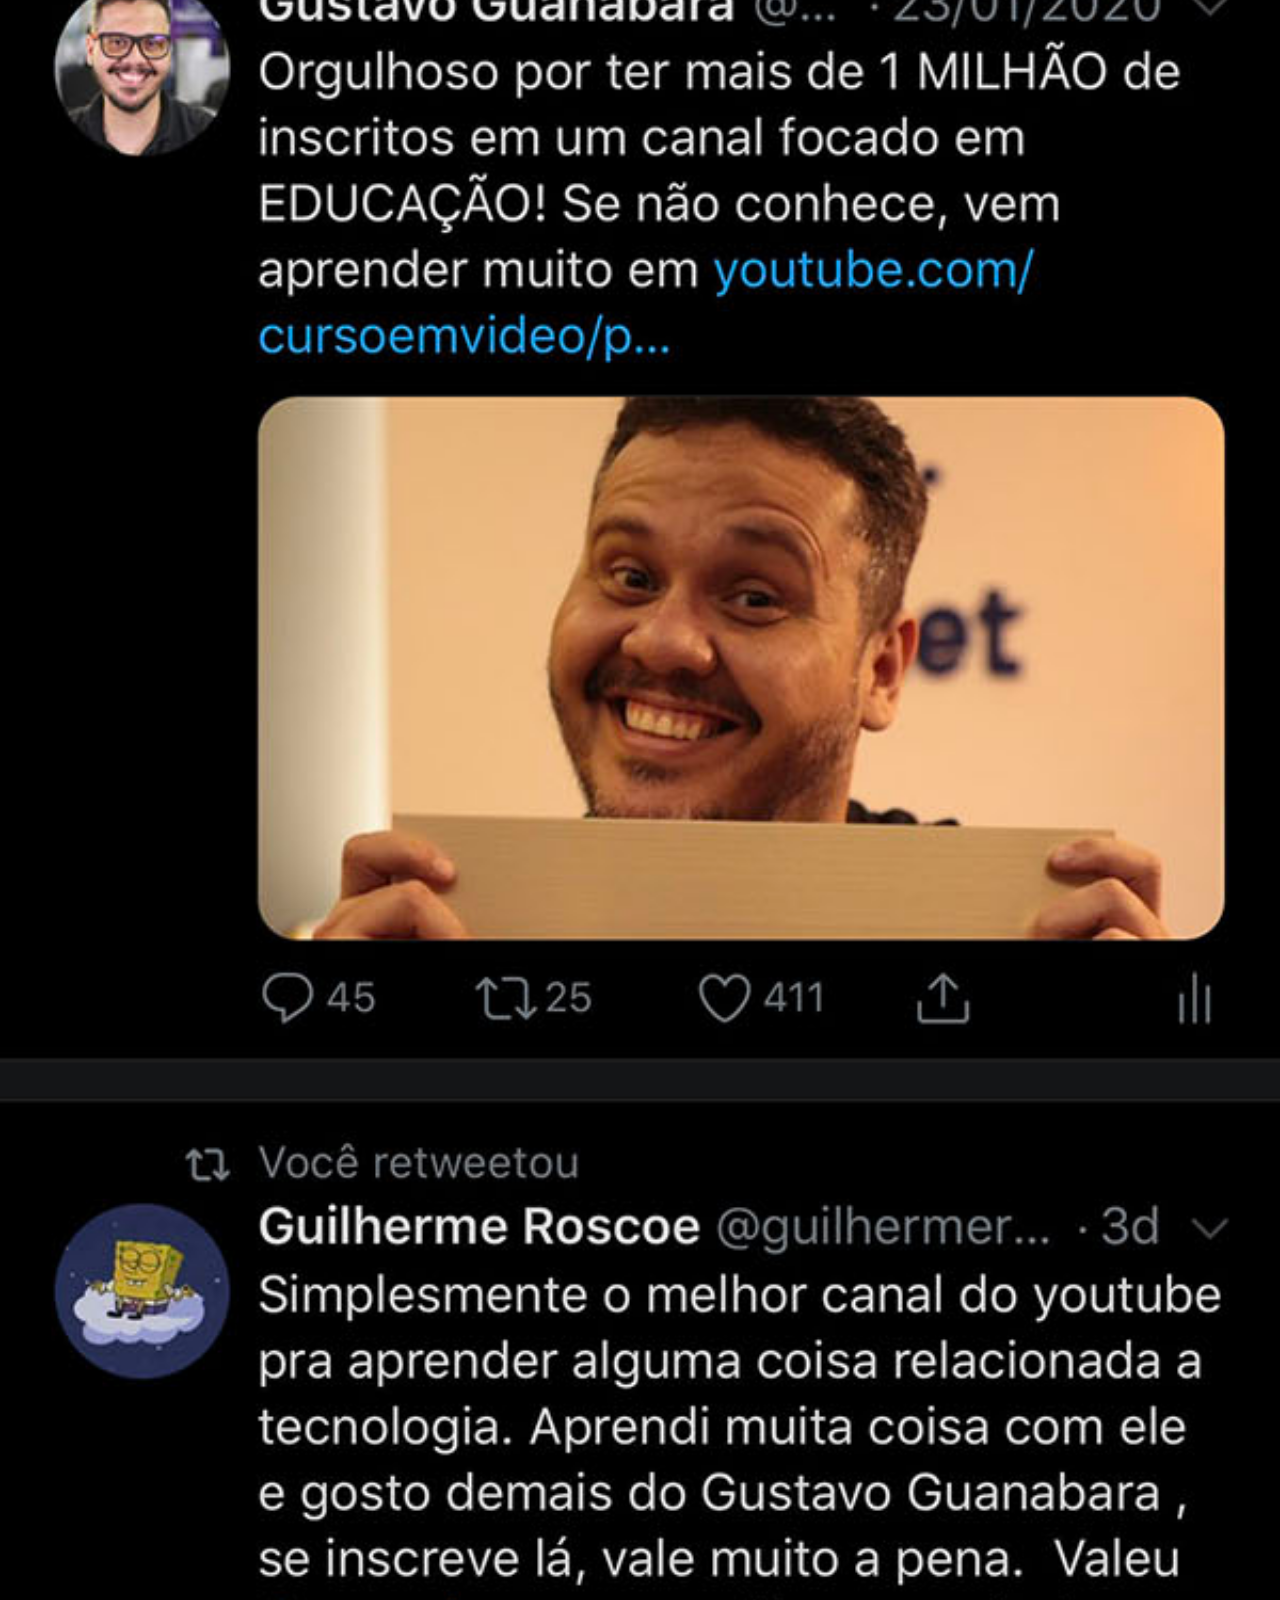
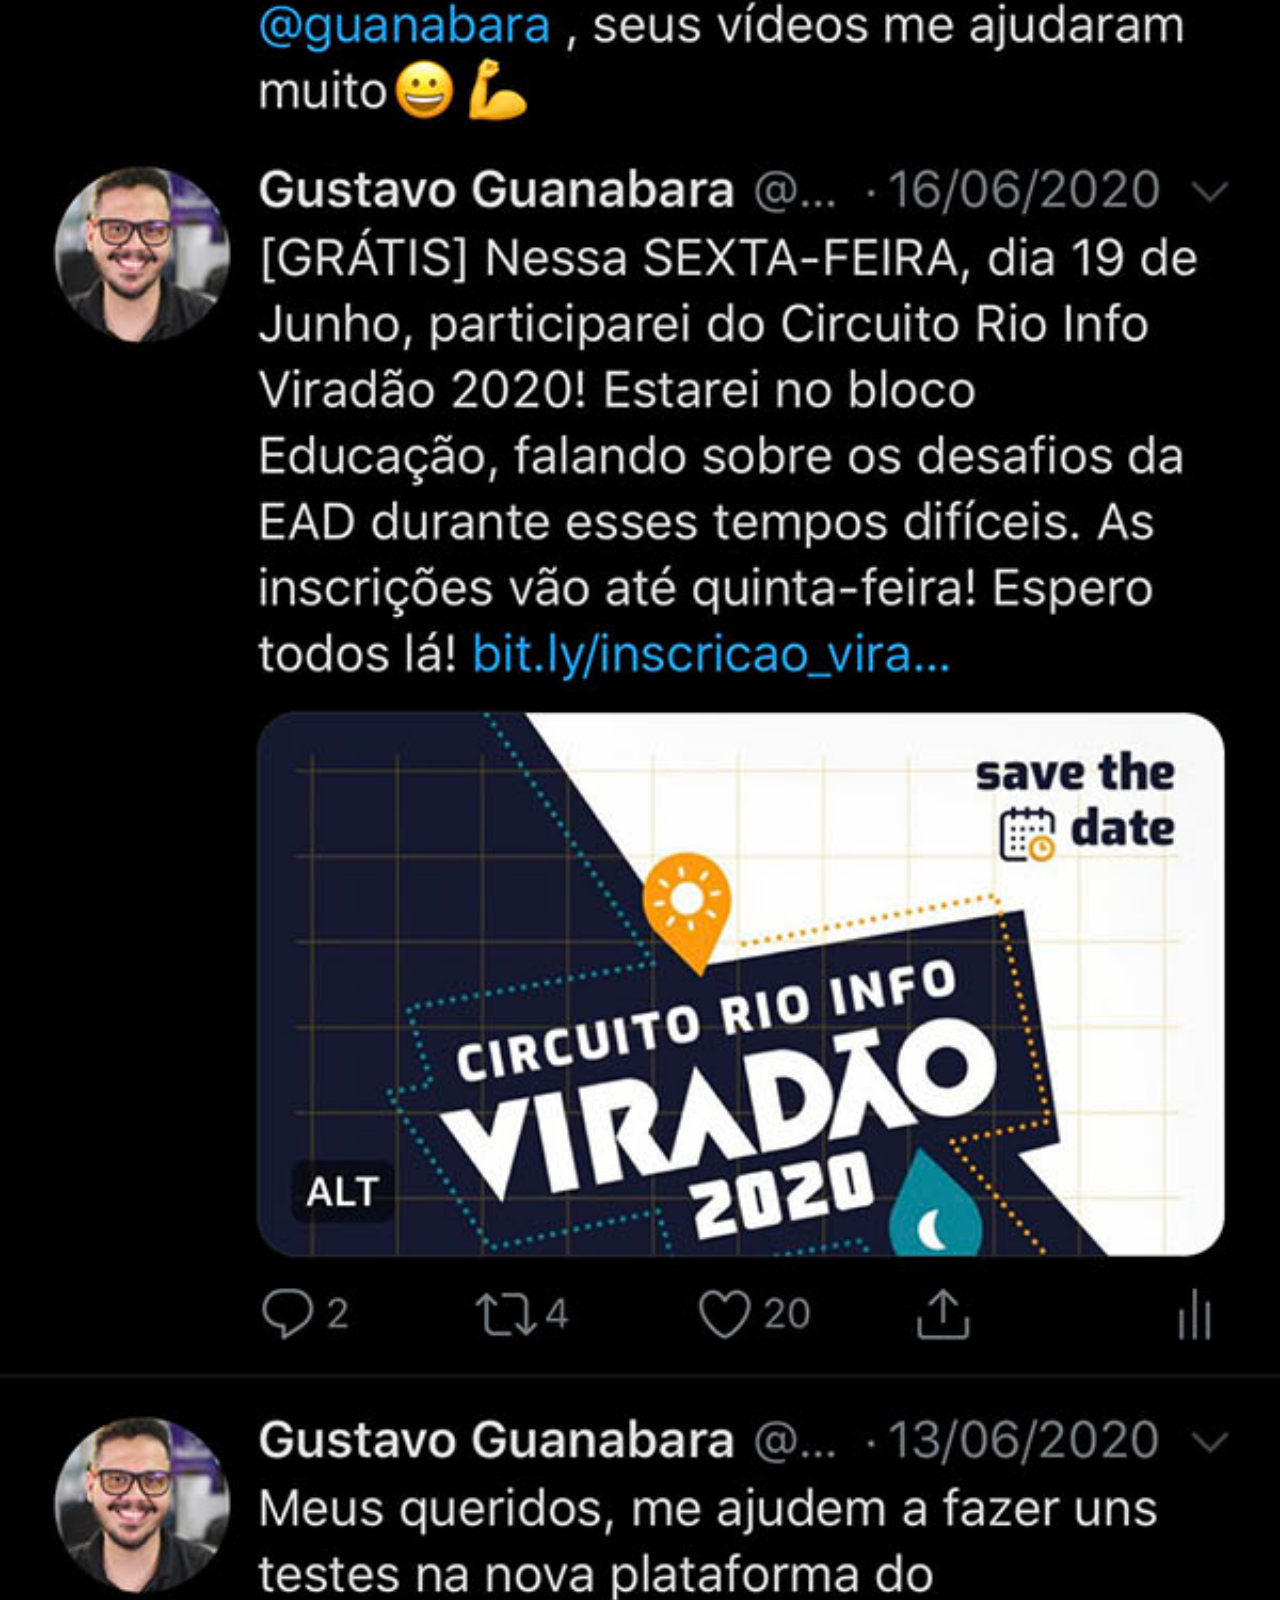
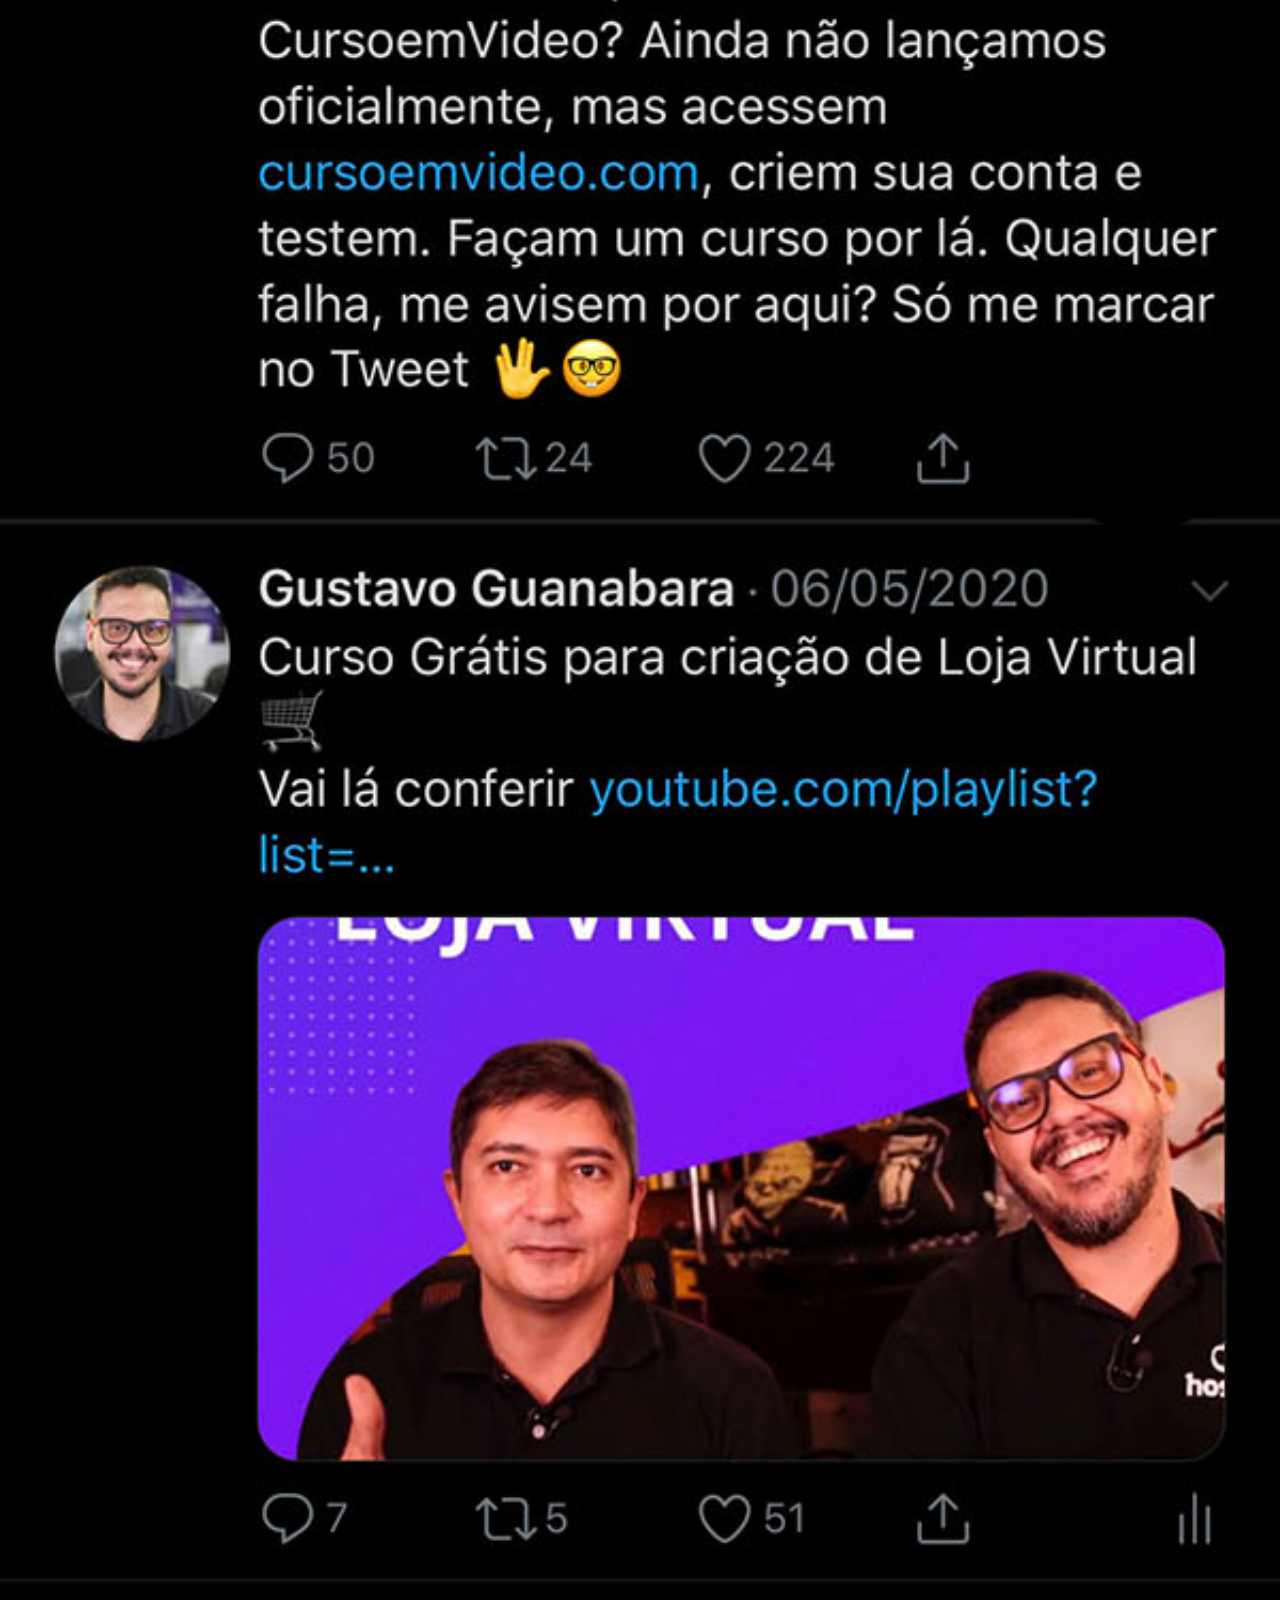
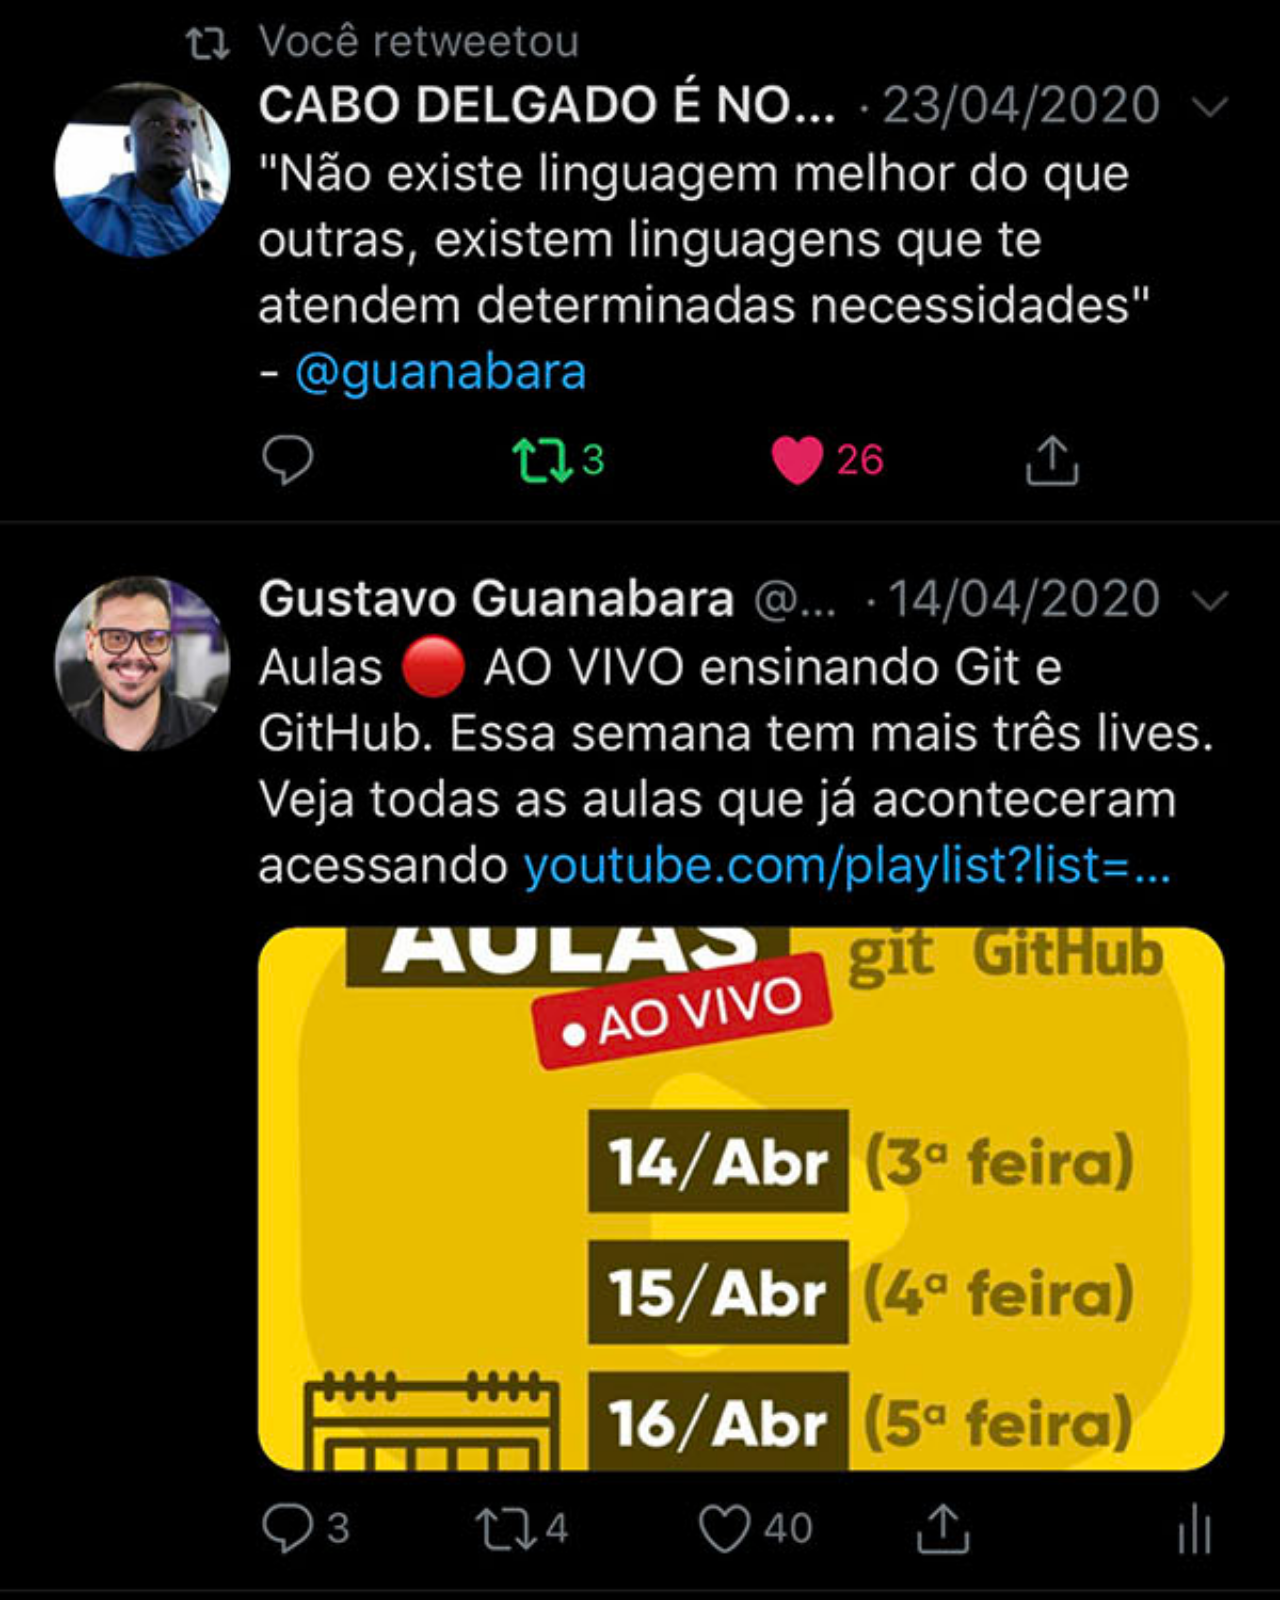
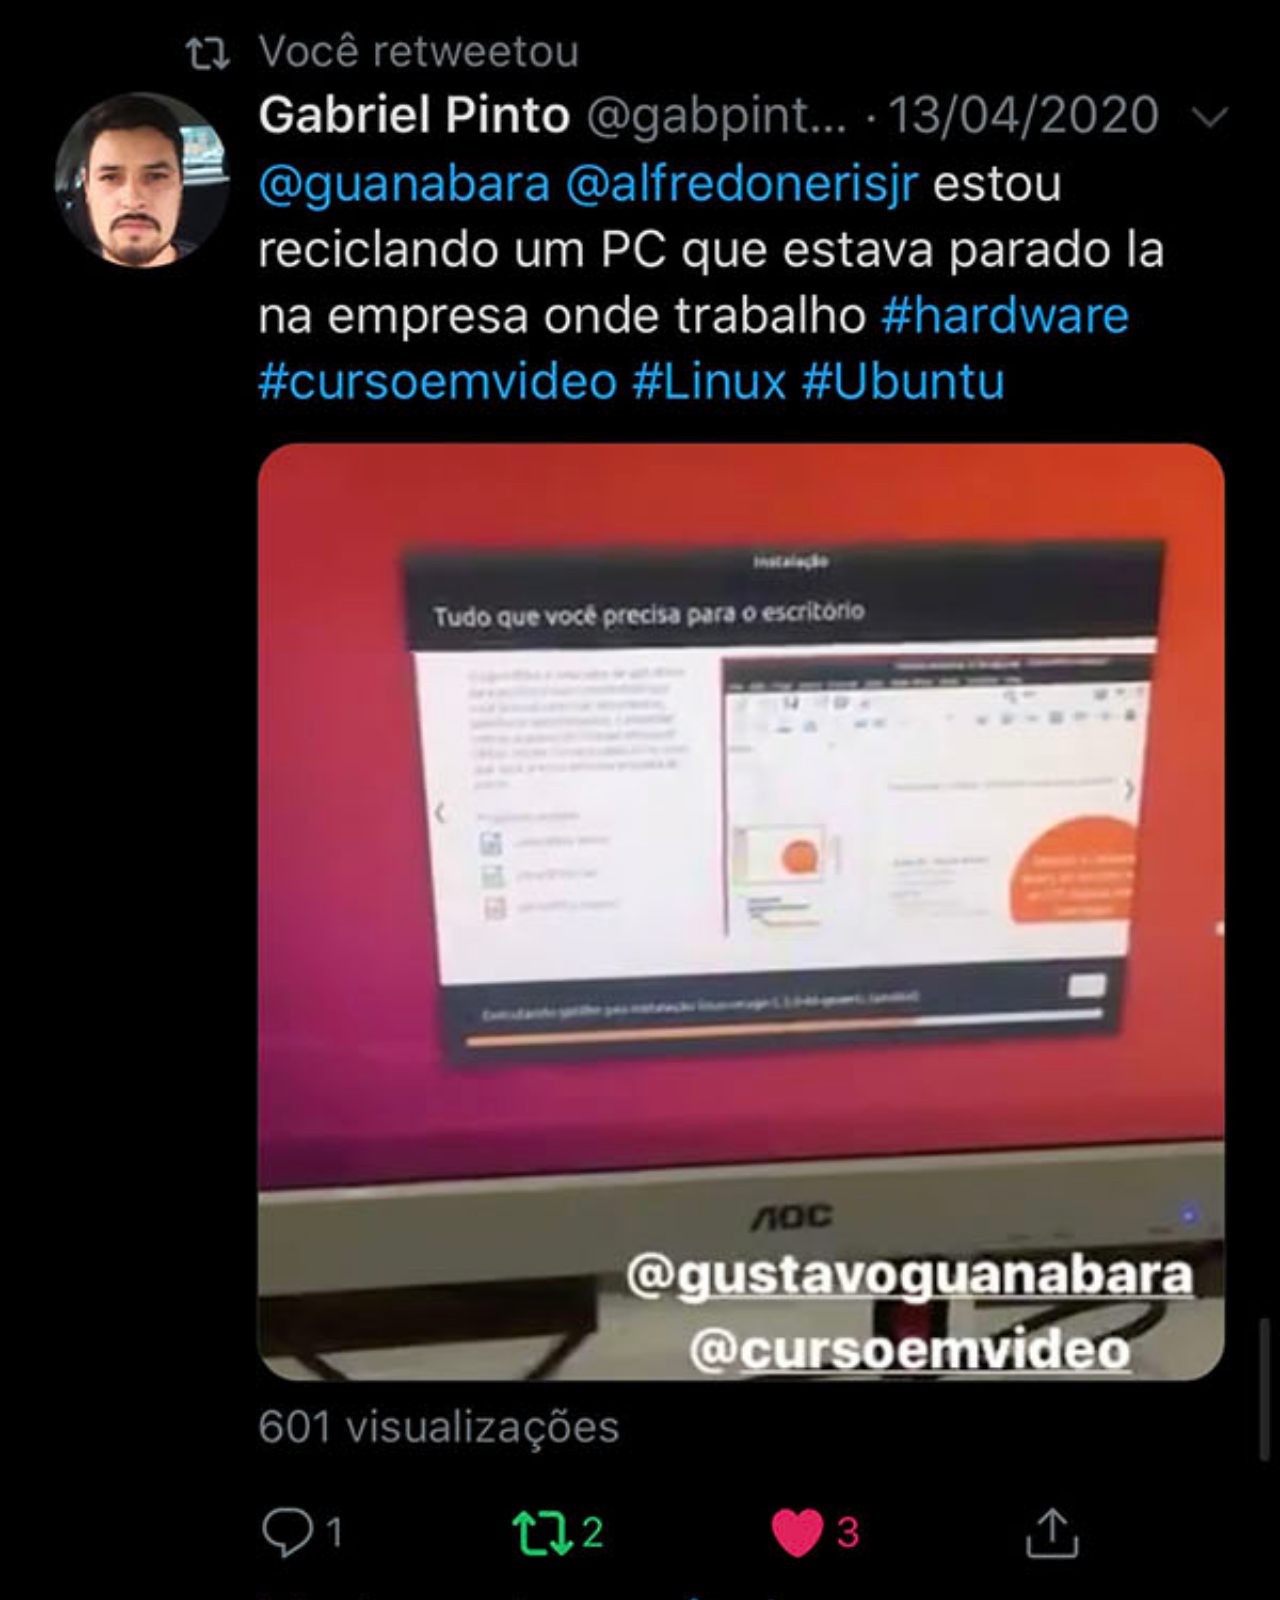
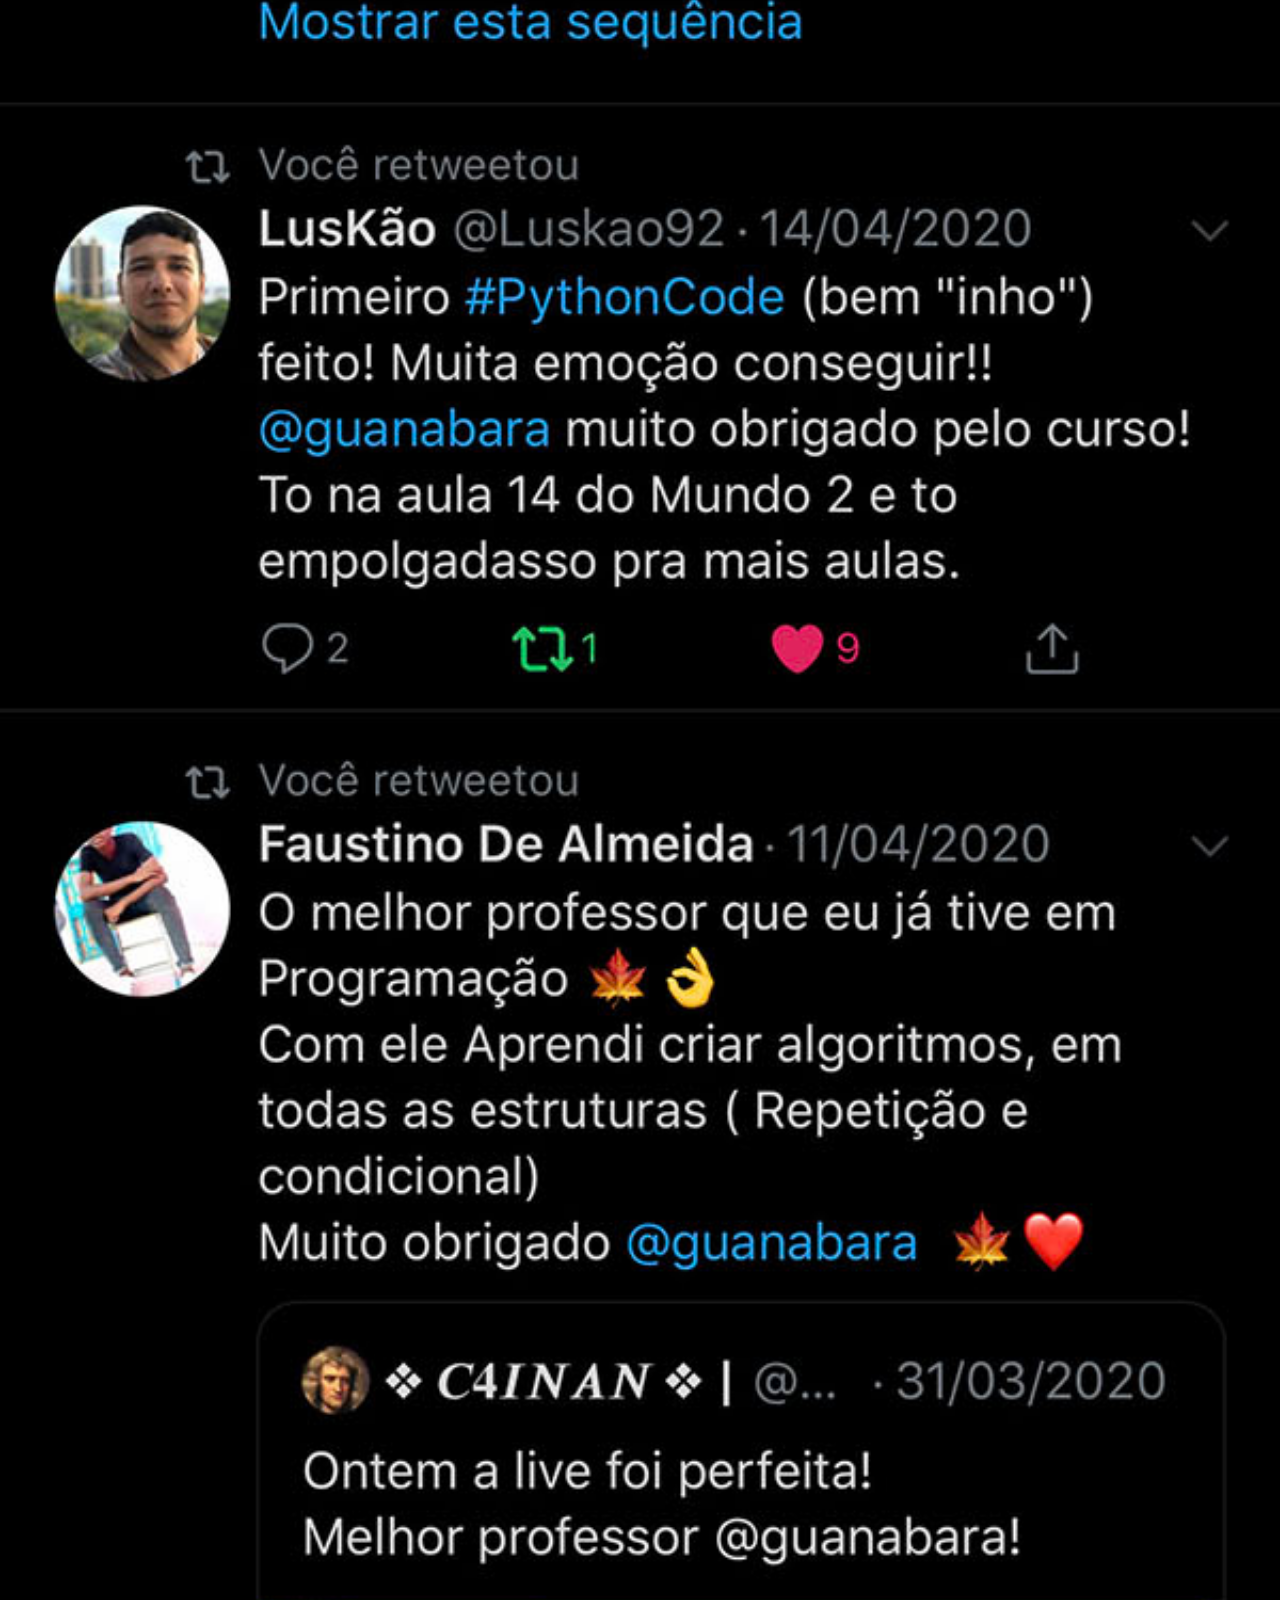
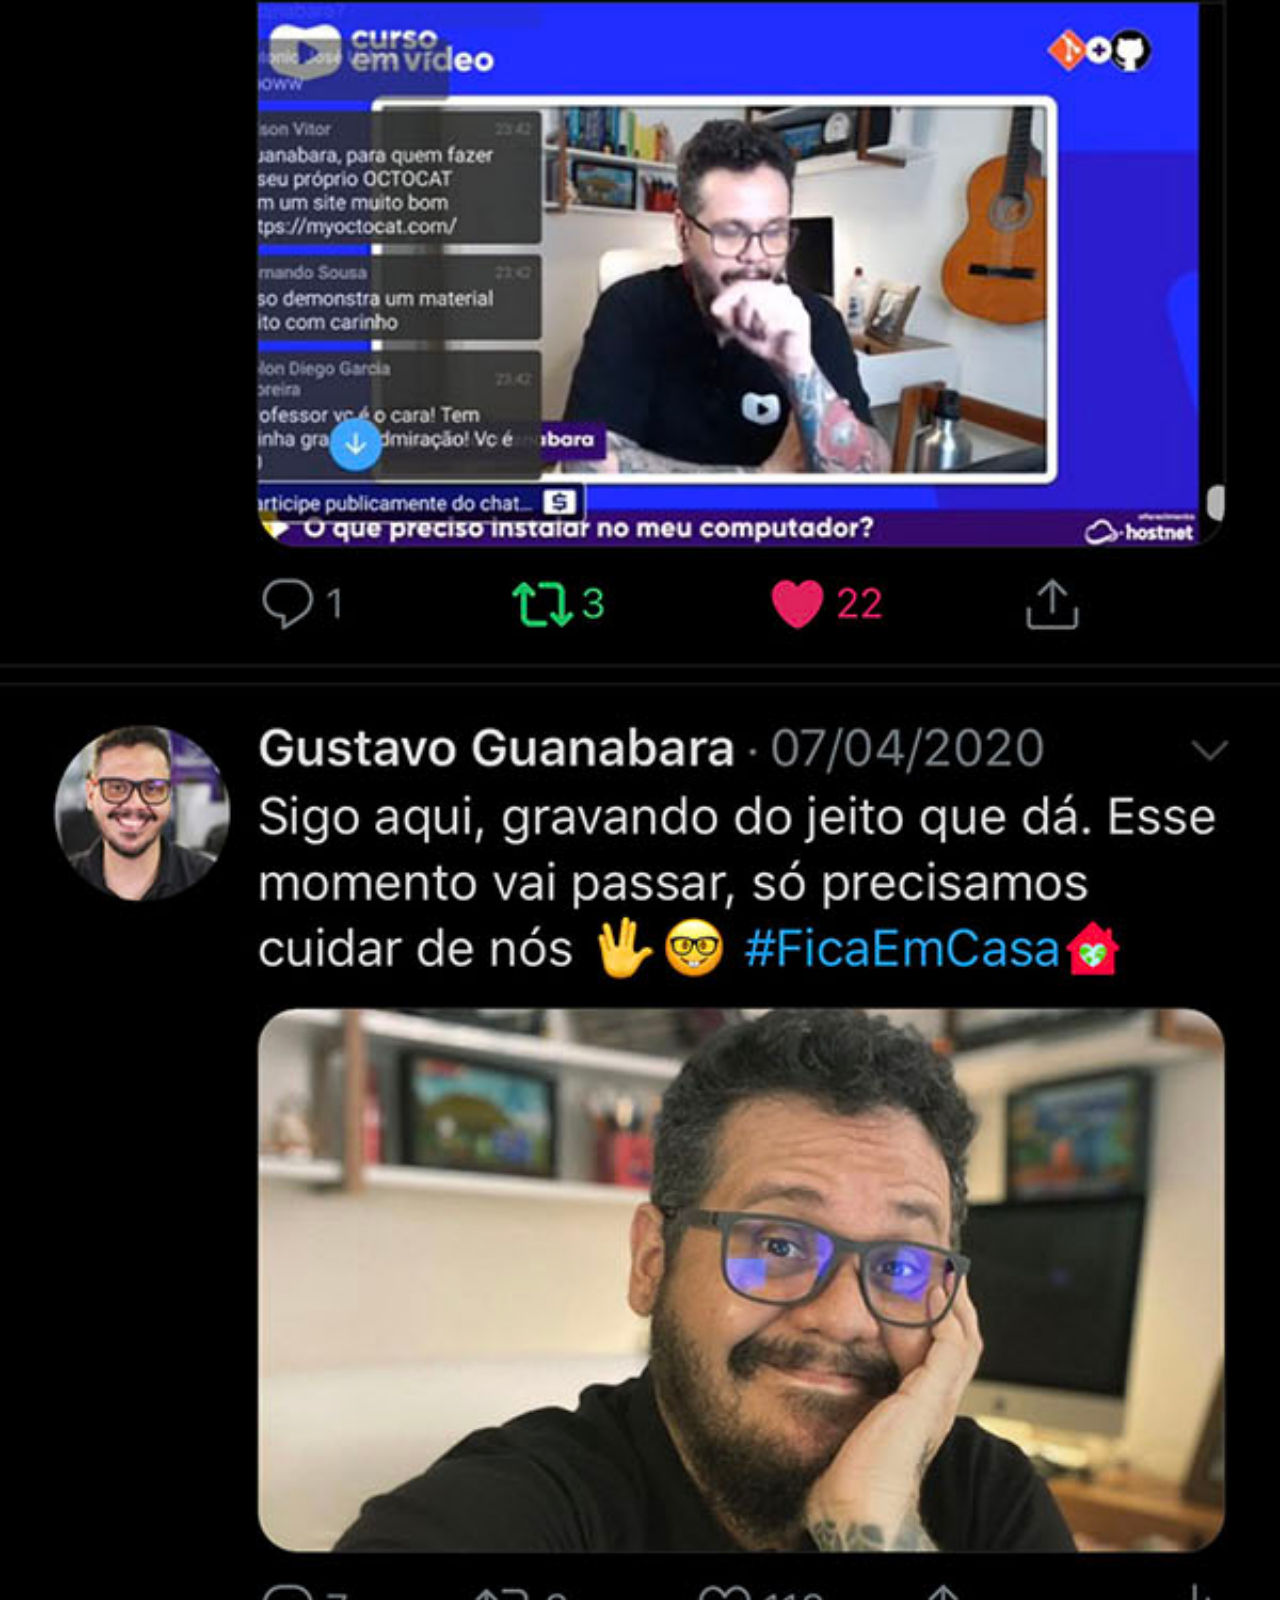
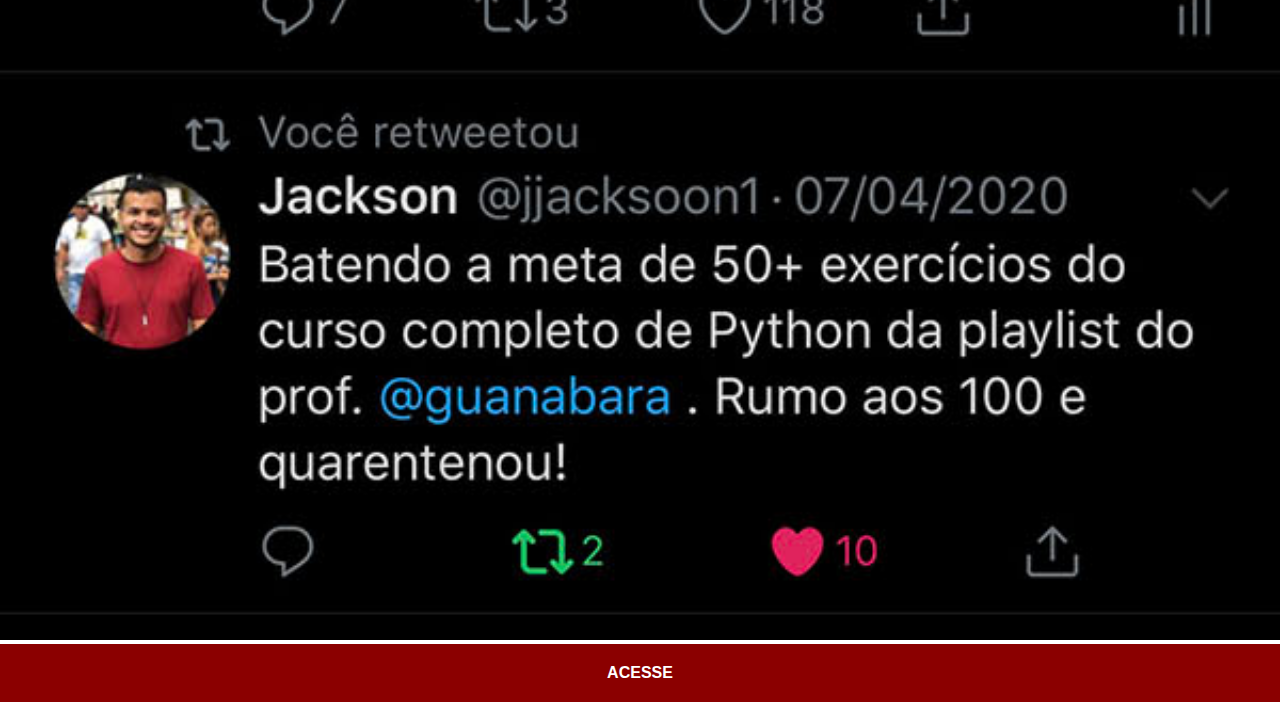
<file: twitter.html>
<!DOCTYPE html>
<html lang="pt-br">
<head>
    <meta charset="UTF-8">
    <meta name="viewport" content="width=device-width, initial-scale=1.0">
    <title>Twitter</title>
    <link rel="stylesheet" href="estilos/social.css">
</head>
<body>
    <img src="imagens/tela-twitter.jpg" alt="Twitter">
    <a href="https://x.com/guanabara" target="_blank">ACESSE</a>
</body>
</html>
</file>
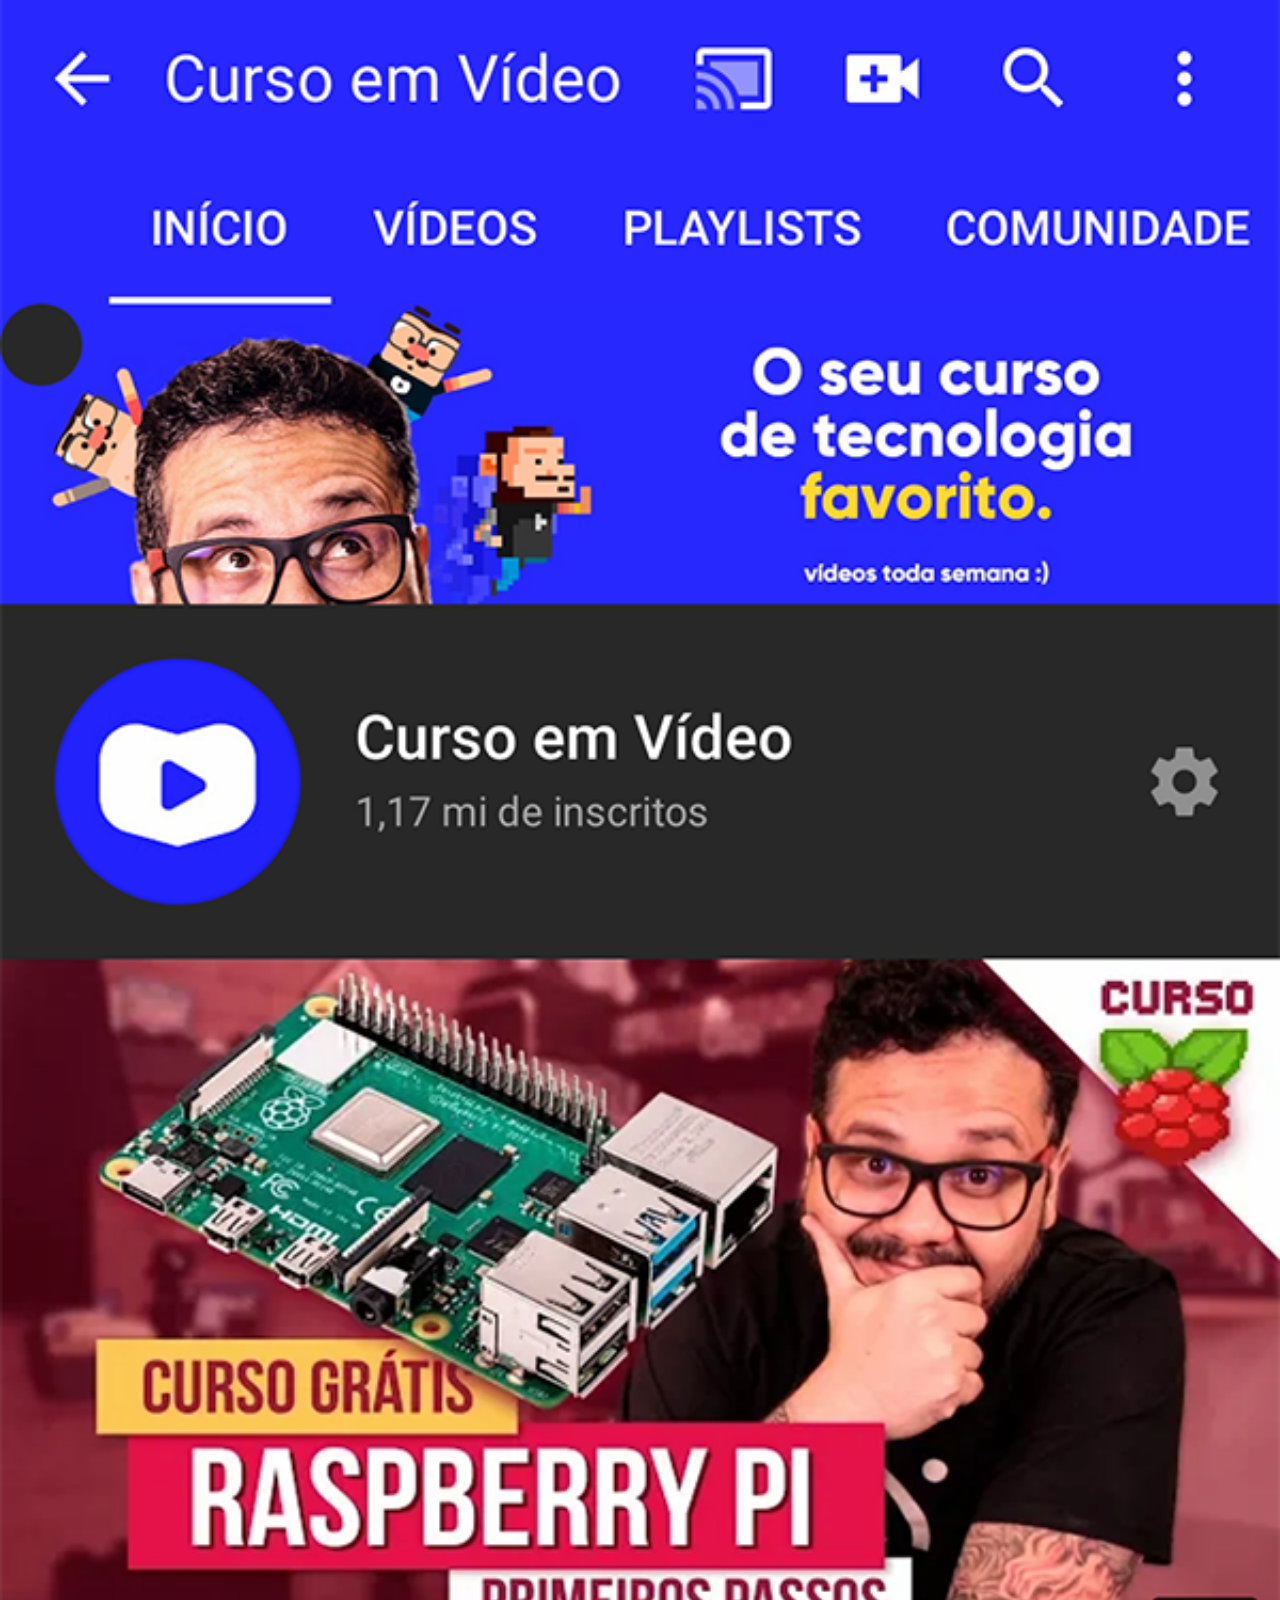
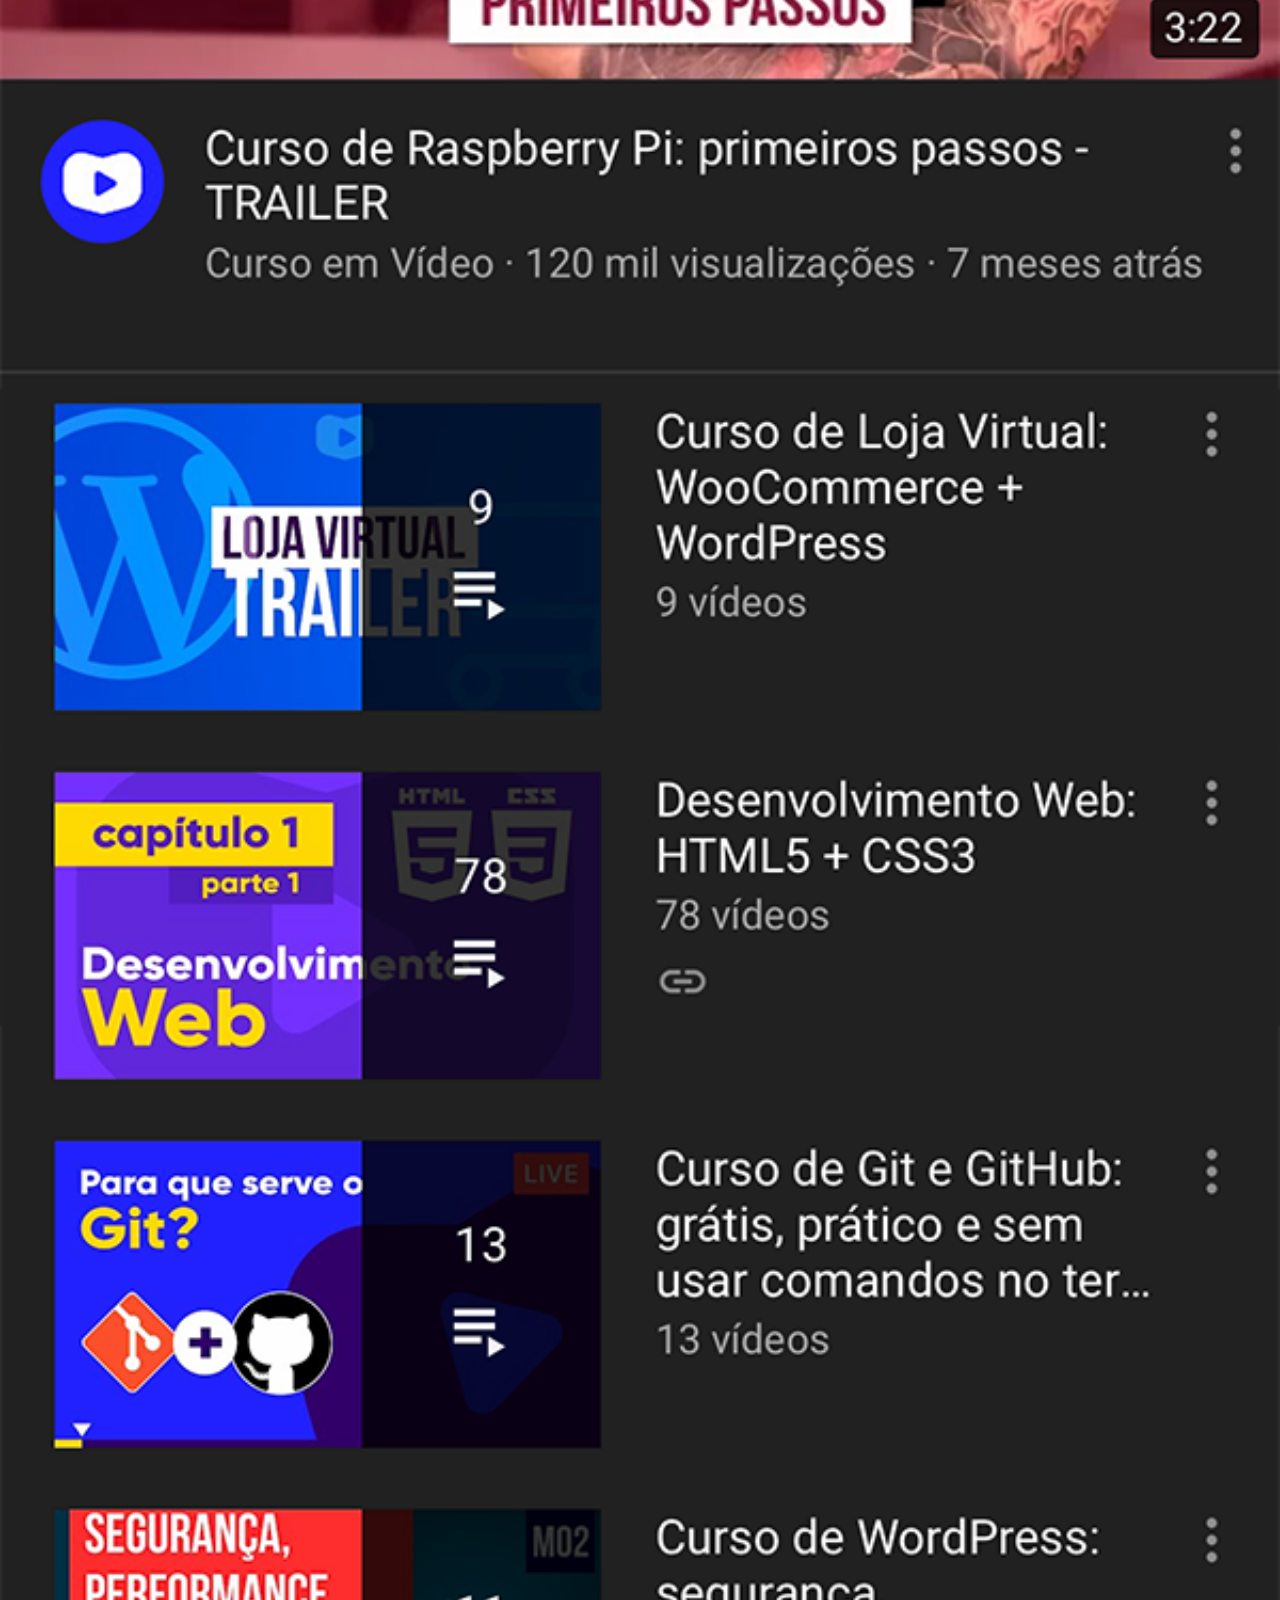
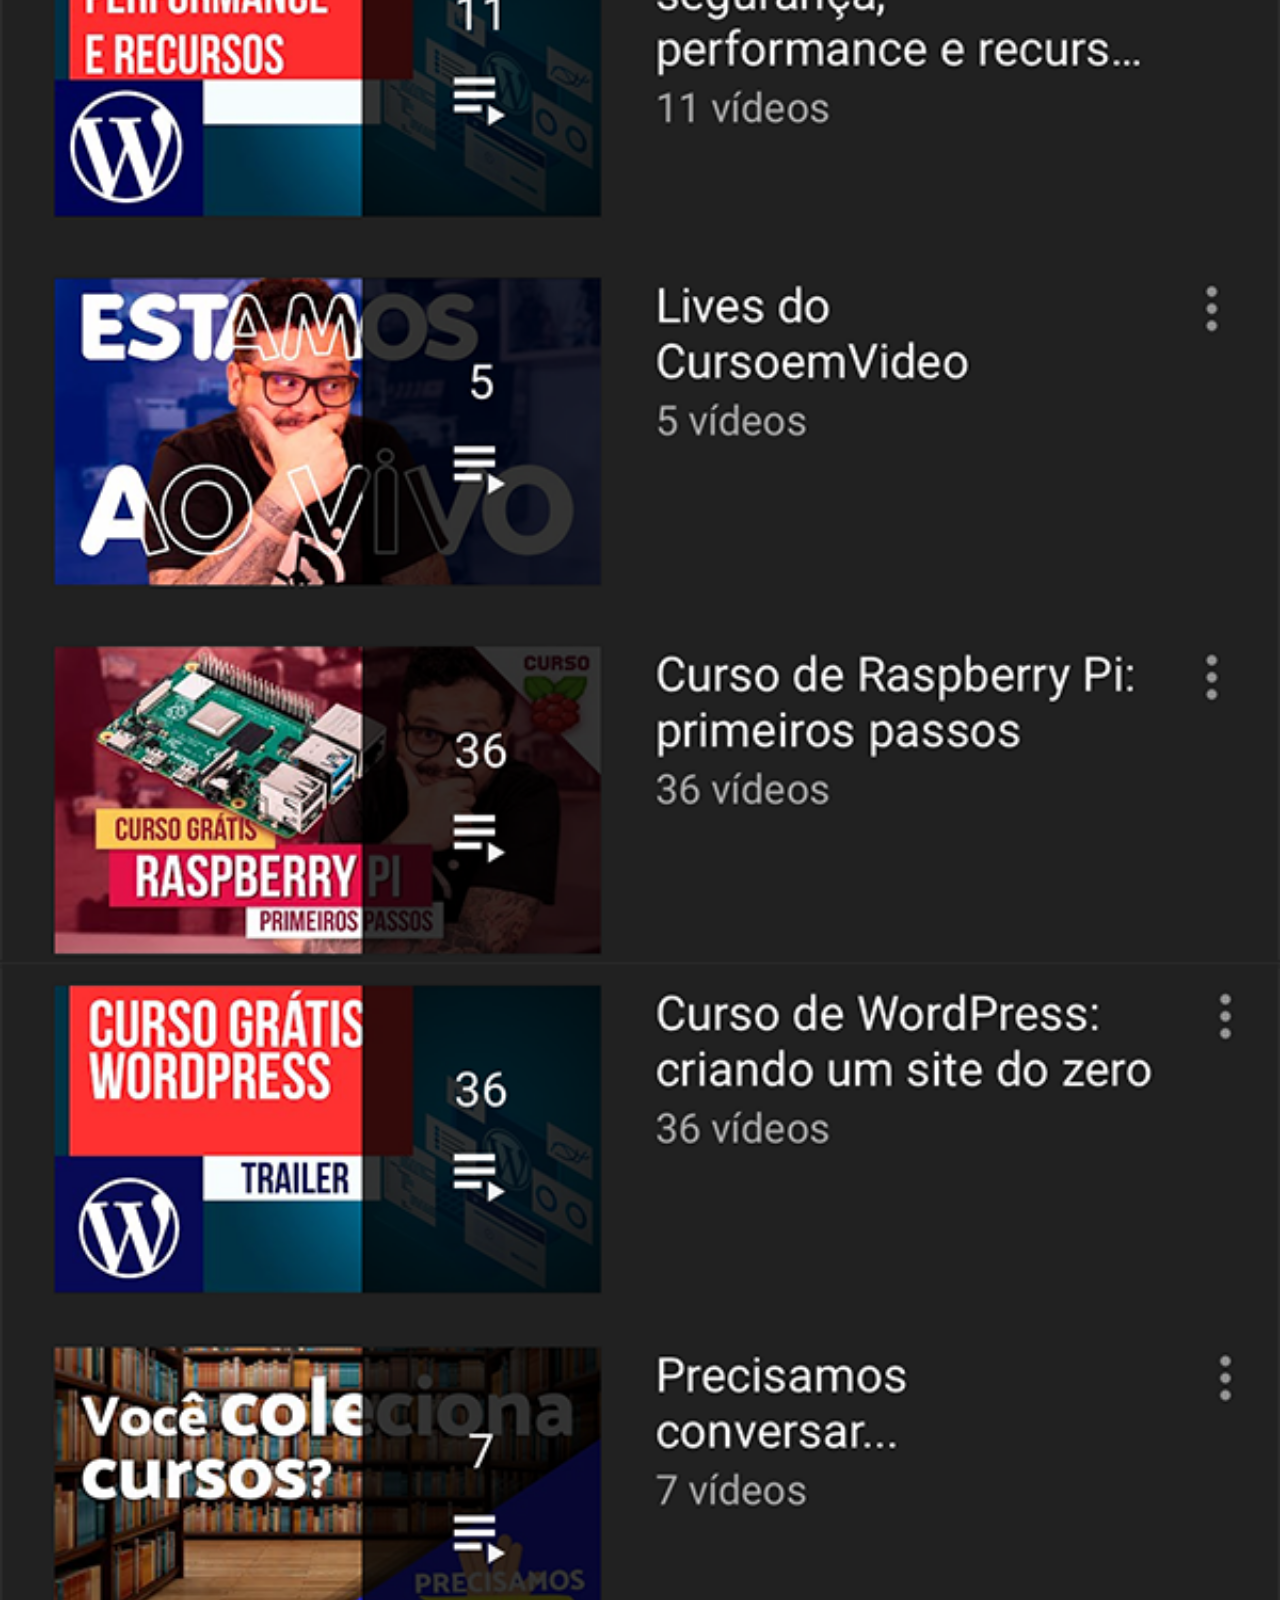
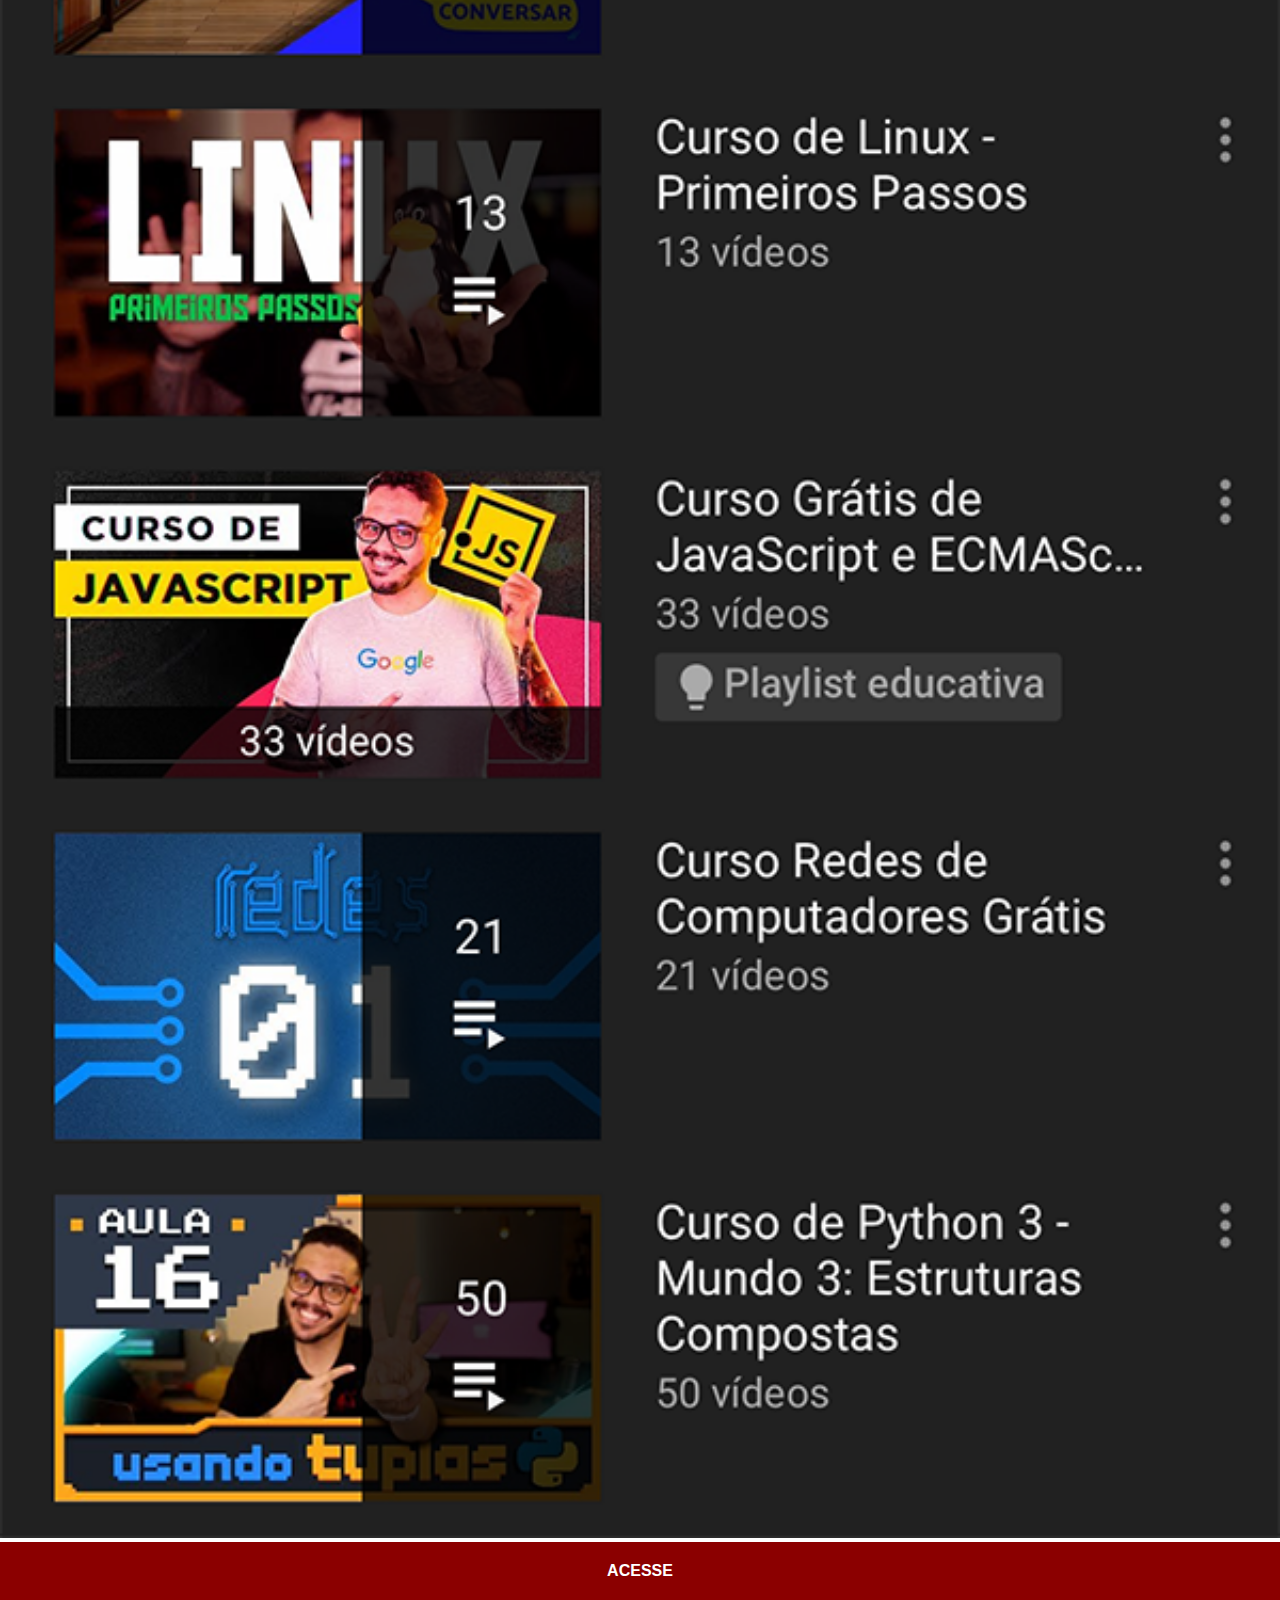
<file: youtube.html>
<!DOCTYPE html>
<html lang="pt-br">
<head>
    <meta charset="UTF-8">
    <meta name="viewport" content="width=device-width, initial-scale=1.0">
    <title>Youtube</title>
    <link rel="stylesheet" href="estilos/social.css">
</head>
<body>
    
        <img src="imagens/tela-youtube.png" alt="youtube">
        <a href="https://www.youtube.com/@cursoemvideo/playlists" target="_blank">ACESSE</a>
    
</body>
</html>
</file>
<file: estilos/social.css>
@charset "UTF-8";

     * {
            margin: 0;
            padding: 0;
            font-family: Arial, Helvetica, sans-serif;
        }

        ::-webkit-scrollbar {
            width: 0px;
            height: 0px;
        }

        img {
            width: 100vw;
        }

        a {
            display: block;
            background-color: darkred;
            color: white;
            padding: 20px;
            text-align: center;
            text-decoration: none;
            font-weight: bolder;

        }

        a:hover {
            background-color: red;
        }
</file>
